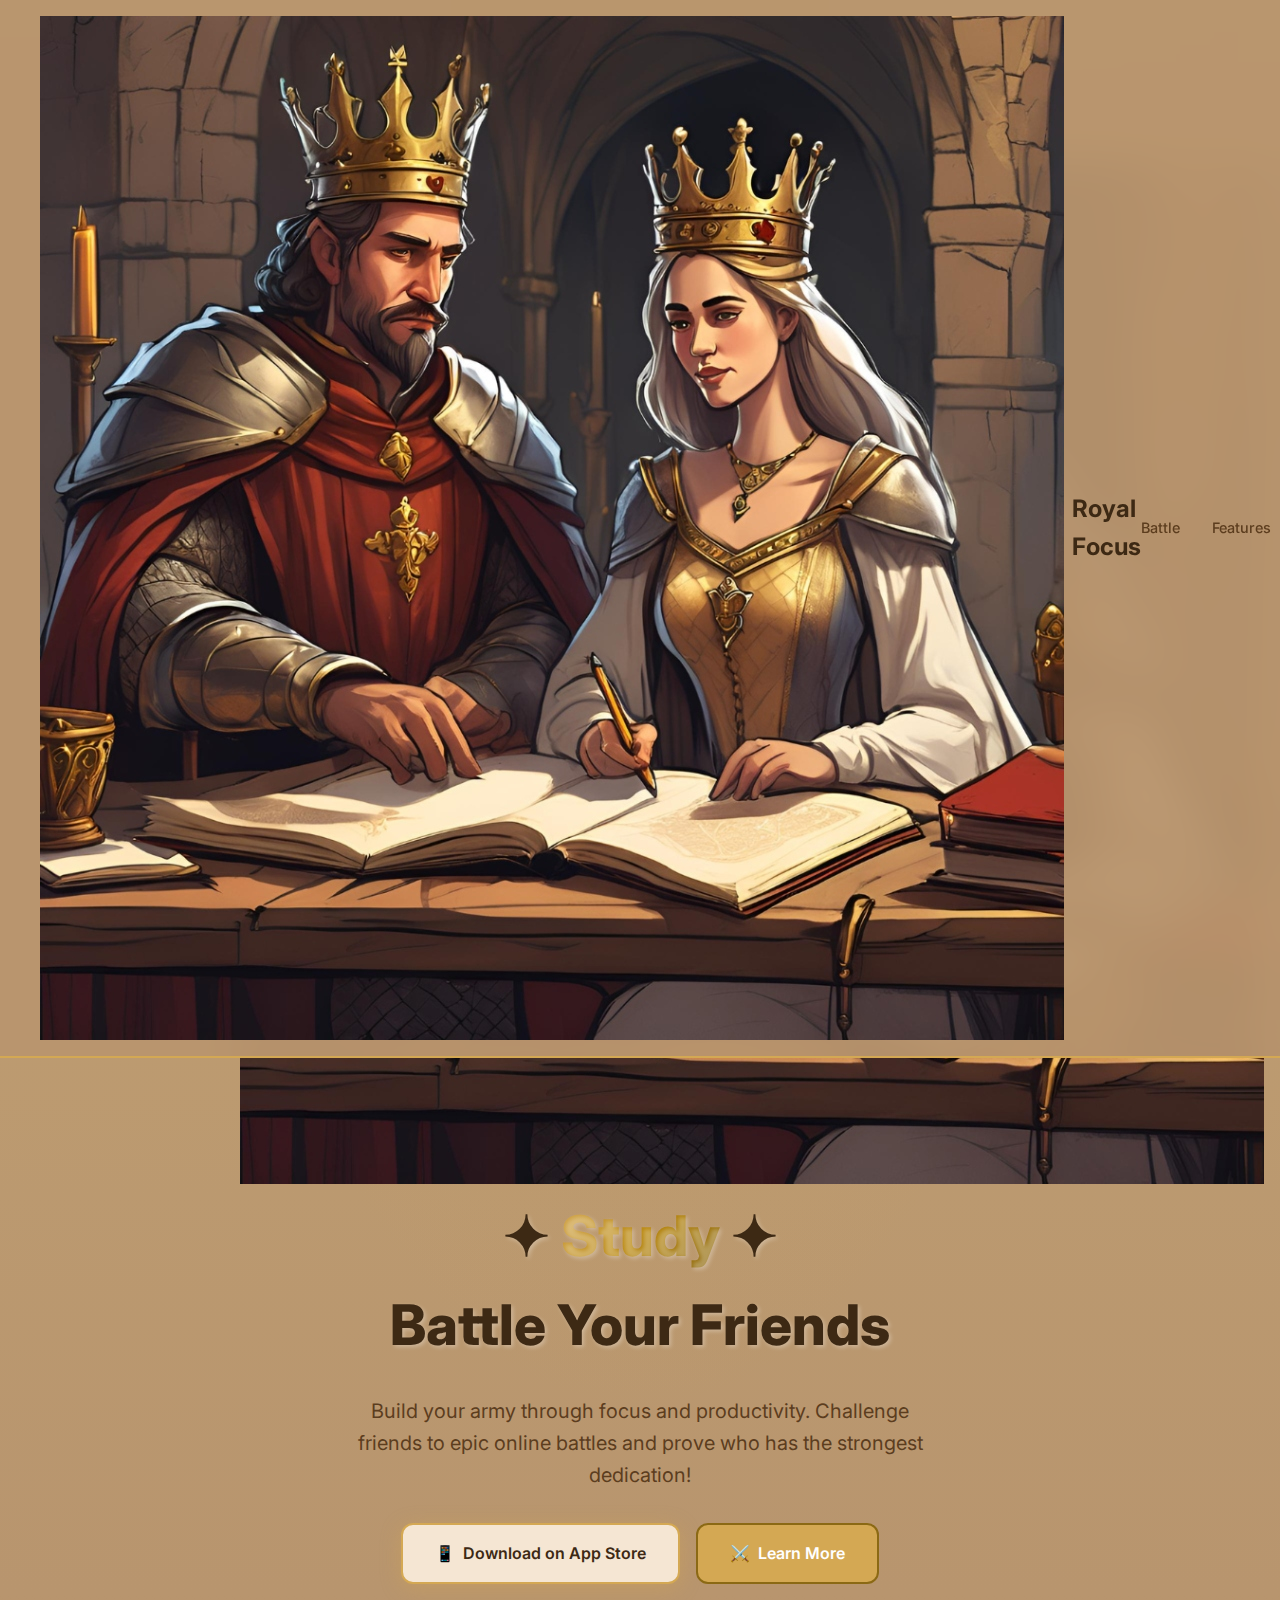
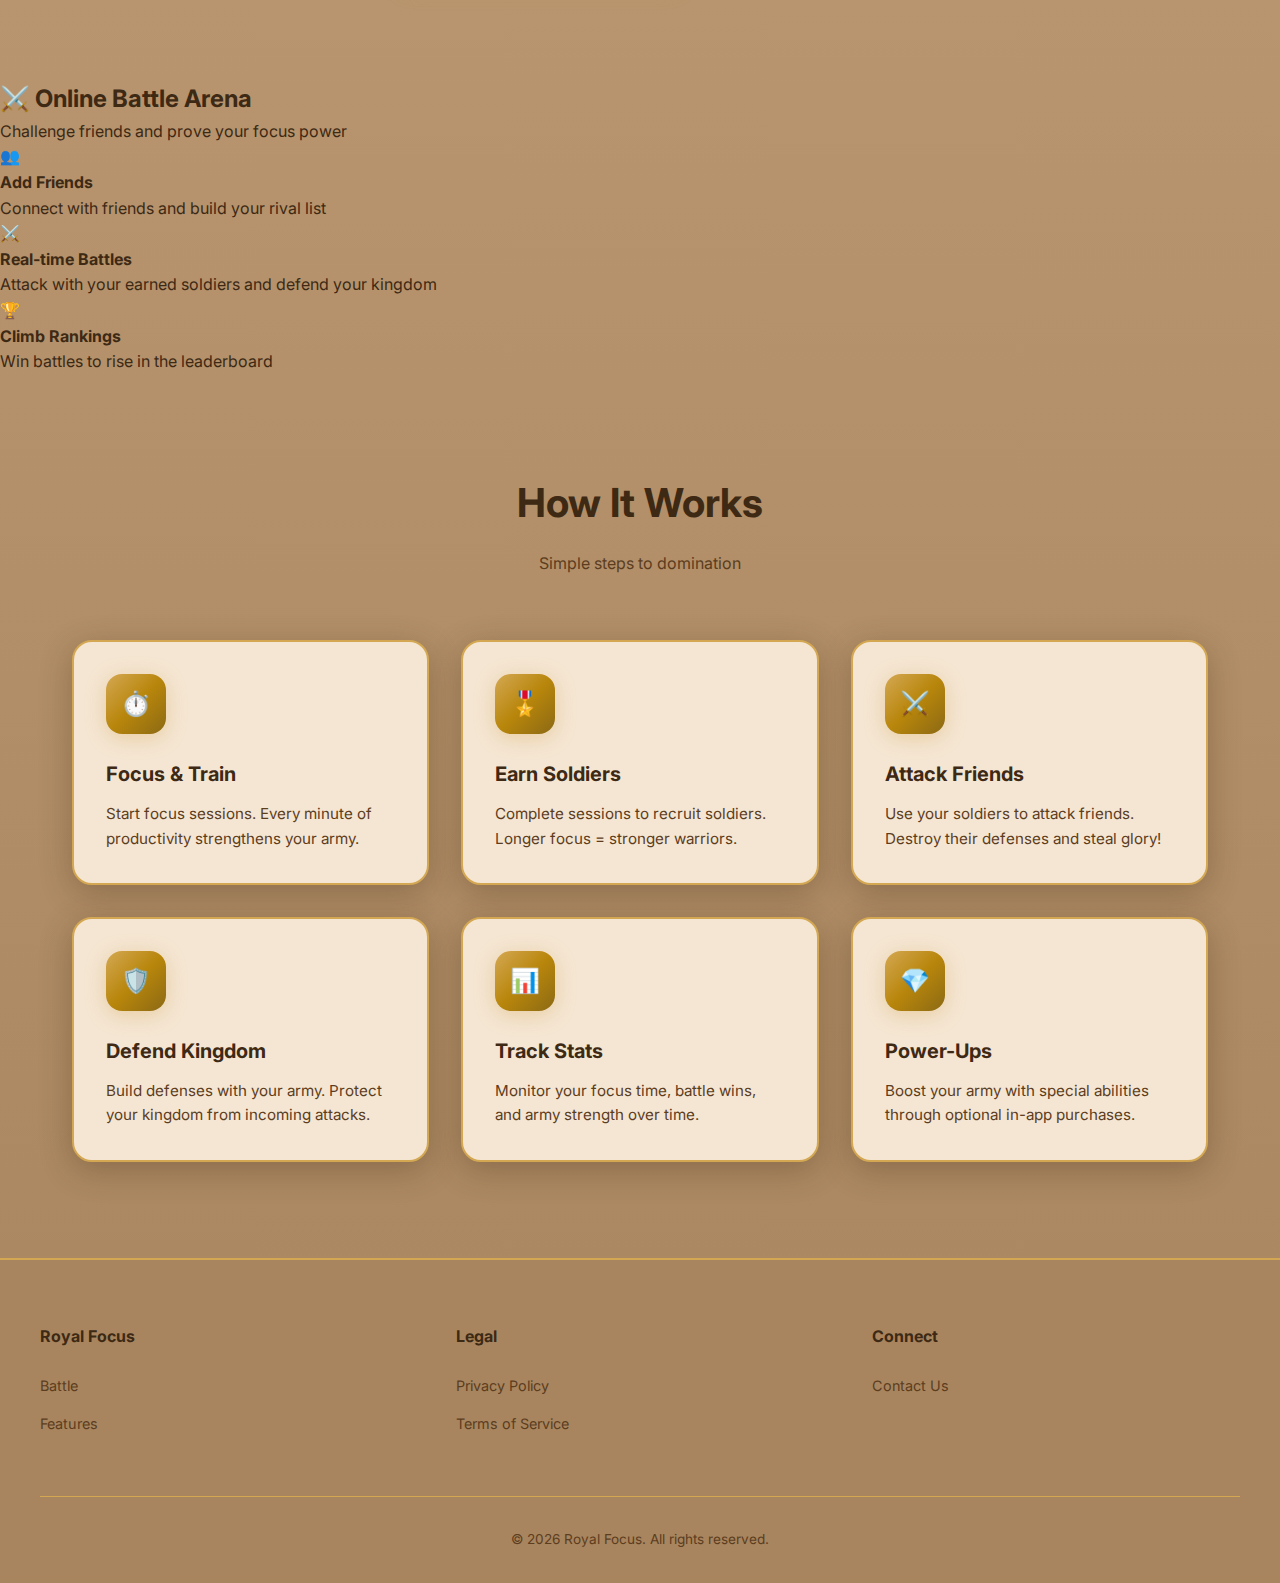
<file: index.html>
<!DOCTYPE html>
<html lang="en">

<head>
    <meta charset="UTF-8">
    <meta name="viewport" content="width=device-width, initial-scale=1.0">
    <title>Royal Focus - Study to Strengthen Your Army</title>
    <meta name="description"
        content="Royal Focus is a productivity app that turns your focus sessions into soldiers. Study, work, and battle your friends!">
    <link rel="icon" type="image/png" href="favicon.png">
    <link rel="apple-touch-icon" href="app_logo.png">
    <link rel="preconnect" href="https://fonts.googleapis.com">
    <link rel="preconnect" href="https://fonts.gstatic.com" crossorigin>
    <link href="https://fonts.googleapis.com/css2?family=Inter:wght@400;500;600;700;800&display=swap" rel="stylesheet">
    <link rel="stylesheet" href="styles.css">
</head>

<body>
    <!-- Navigation -->
    <nav class="nav">
        <div class="nav-content">
            <div class="logo">
                <img src="app_logo.png" alt="Royal Focus" class="logo-img">
                Royal Focus
            </div>
            <div class="nav-links">
                <a href="#battle">Battle</a>
                <a href="#features">Features</a>
                <div class="lang-switch">
                    <a href="index.html" class="active">EN</a>
                    <a href="index-tr.html">TR</a>
                </div>
            </div>
        </div>
    </nav>

    <!-- Hero Section -->
    <section class="hero">
        <div class="hero-content">
            <img src="app_logo.png" alt="Royal Focus" class="hero-logo">
            <h1>✦ <span class="highlight">Study</span> ✦<br>Battle Your Friends</h1>
            <p>Build your army through focus and productivity. Challenge friends to epic online battles and prove who
                has the strongest dedication!</p>
            <div class="cta-buttons">
                <a href="#" class="btn btn-primary">
                    <span>📱</span> Download on App Store
                </a>
                <a href="#battle" class="btn btn-secondary">
                    <span>⚔️</span> Learn More
                </a>
            </div>
        </div>
    </section>

    <!-- Battle Section -->
    <section class="battle-section" id="battle">
        <div class="battle-card">
            <h2>⚔️ Online Battle Arena</h2>
            <p class="subtitle">Challenge friends and prove your focus power</p>

            <div class="battle-features">
                <div class="battle-feature">
                    <div class="icon">👥</div>
                    <h4>Add Friends</h4>
                    <p>Connect with friends and build your rival list</p>
                </div>

                <div class="battle-feature">
                    <div class="icon">⚔️</div>
                    <h4>Real-time Battles</h4>
                    <p>Attack with your earned soldiers and defend your kingdom</p>
                </div>

                <div class="battle-feature">
                    <div class="icon">🏆</div>
                    <h4>Climb Rankings</h4>
                    <p>Win battles to rise in the leaderboard</p>
                </div>
            </div>
        </div>
    </section>

    <!-- Features Section -->
    <section class="features" id="features">
        <h2>How It Works</h2>
        <p class="subtitle">Simple steps to domination</p>

        <div class="features-grid">
            <div class="feature-card">
                <div class="feature-icon">⏱️</div>
                <h3>Focus & Train</h3>
                <p>Start focus sessions. Every minute of productivity strengthens your army.</p>
            </div>

            <div class="feature-card">
                <div class="feature-icon">🎖️</div>
                <h3>Earn Soldiers</h3>
                <p>Complete sessions to recruit soldiers. Longer focus = stronger warriors.</p>
            </div>

            <div class="feature-card">
                <div class="feature-icon">⚔️</div>
                <h3>Attack Friends</h3>
                <p>Use your soldiers to attack friends. Destroy their defenses and steal glory!</p>
            </div>

            <div class="feature-card">
                <div class="feature-icon">🛡️</div>
                <h3>Defend Kingdom</h3>
                <p>Build defenses with your army. Protect your kingdom from incoming attacks.</p>
            </div>

            <div class="feature-card">
                <div class="feature-icon">📊</div>
                <h3>Track Stats</h3>
                <p>Monitor your focus time, battle wins, and army strength over time.</p>
            </div>

            <div class="feature-card">
                <div class="feature-icon">💎</div>
                <h3>Power-Ups</h3>
                <p>Boost your army with special abilities through optional in-app purchases.</p>
            </div>
        </div>
    </section>

    <!-- Footer -->
    <footer class="footer">
        <div class="footer-content">
            <div class="footer-grid">
                <div class="footer-section">
                    <h4>Royal Focus</h4>
                    <ul>
                        <li><a href="#battle">Battle</a></li>
                        <li><a href="#features">Features</a></li>
                    </ul>
                </div>

                <div class="footer-section">
                    <h4>Legal</h4>
                    <ul>
                        <li><a href="privacy-policy-en.html">Privacy Policy</a></li>
                        <li><a href="terms-en.html">Terms of Service</a></li>
                    </ul>
                </div>

                <div class="footer-section">
                    <h4>Connect</h4>
                    <ul>
                        <li><a href="mailto:uygaryasar1999@gmail.com">Contact Us</a></li>
                    </ul>
                </div>
            </div>

            <div class="footer-bottom">
                <p>&copy; 2026 Royal Focus. All rights reserved.</p>
            </div>
        </div>
    </footer>
</body>

</html>
</file>
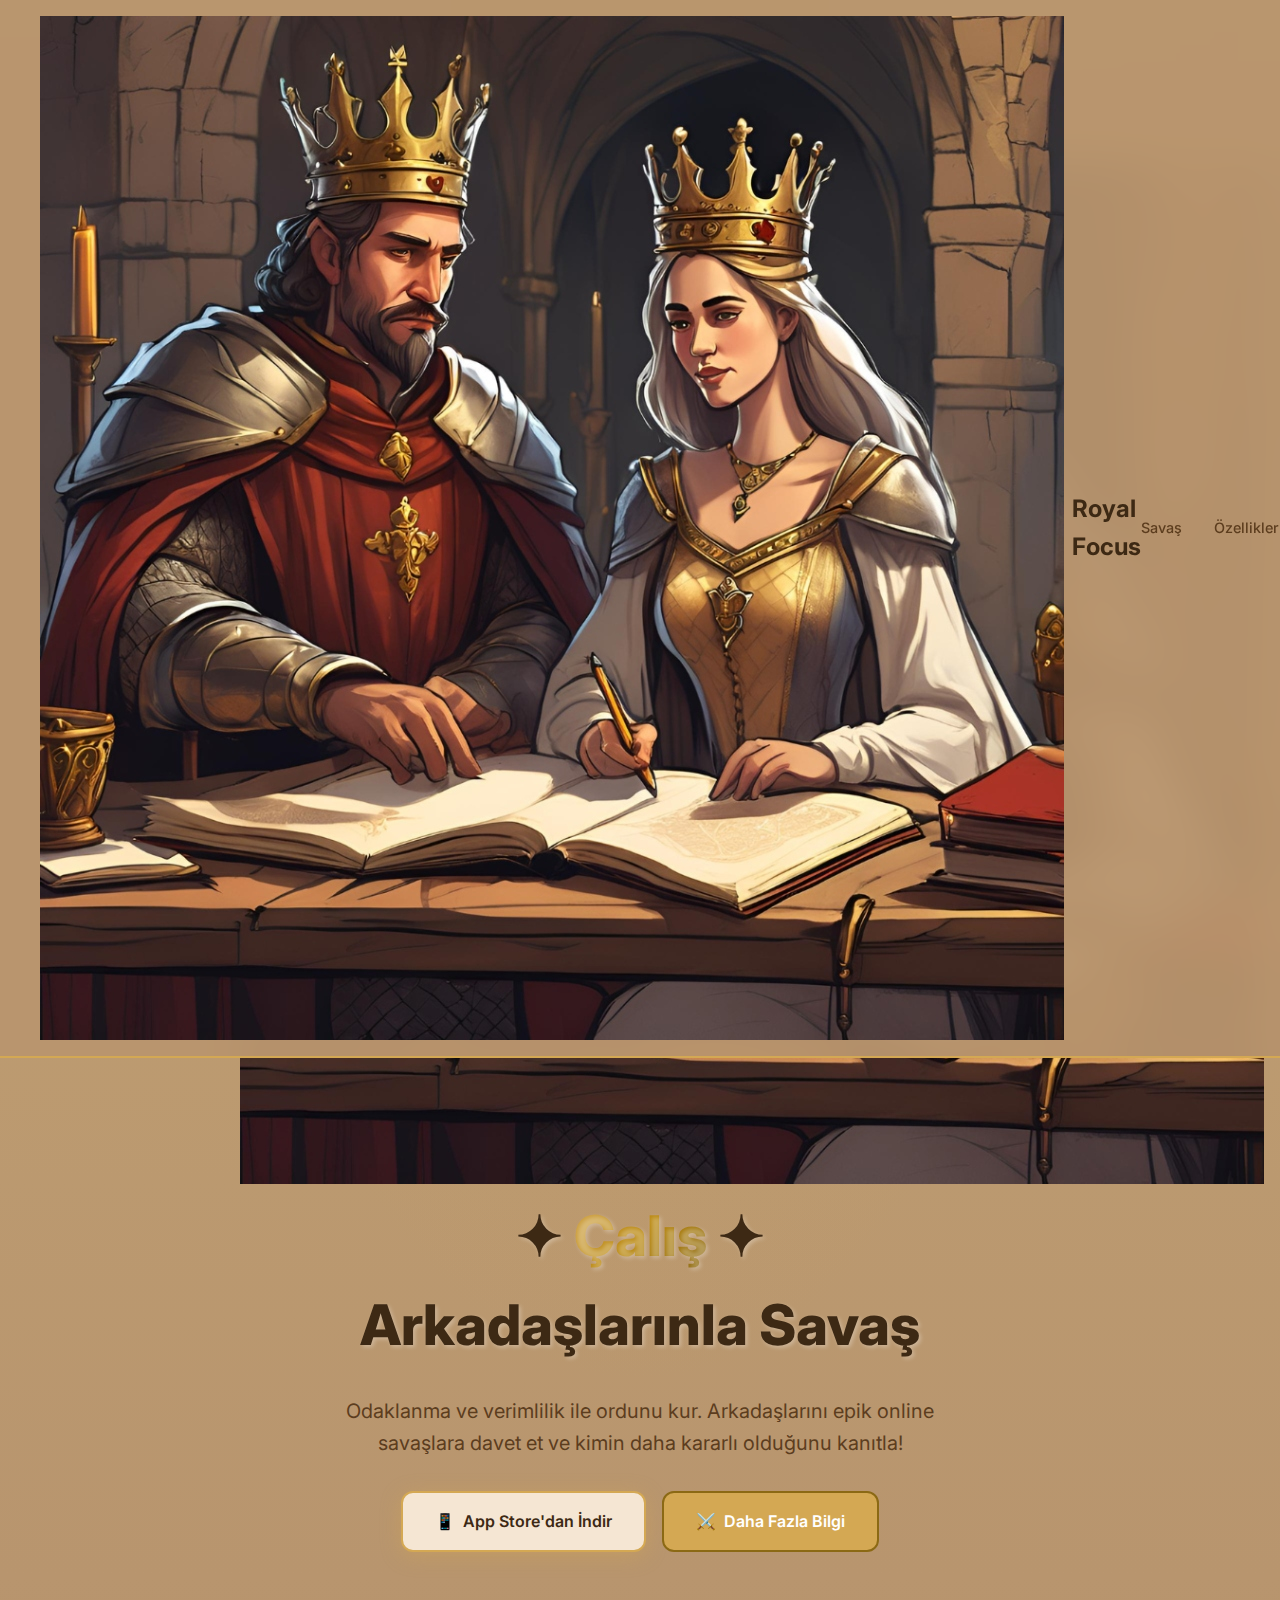
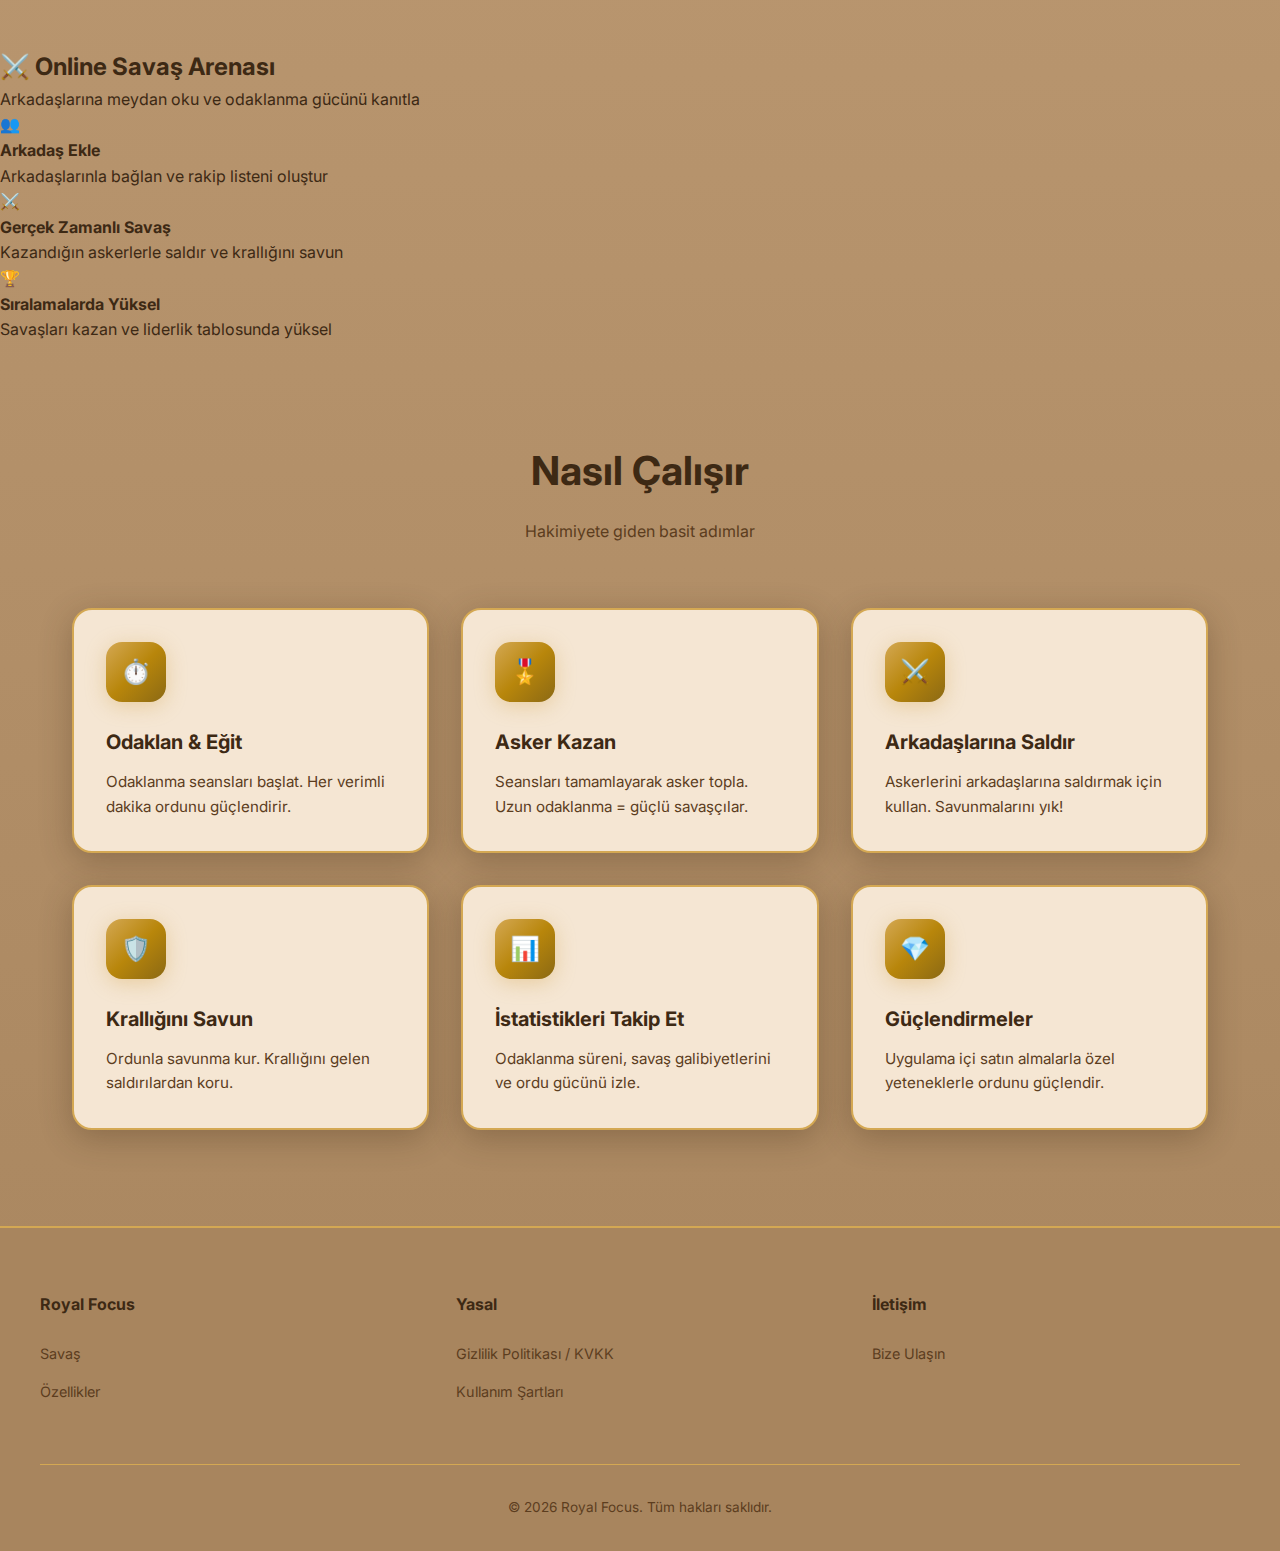
<file: index-tr.html>
<!DOCTYPE html>
<html lang="tr">

<head>
    <meta charset="UTF-8">
    <meta name="viewport" content="width=device-width, initial-scale=1.0">
    <title>Royal Focus - Ordunu Güçlendirmek İçin Çalış</title>
    <meta name="description"
        content="Royal Focus, odaklanma seanslarınızı askerlere dönüştüren bir verimlilik uygulamasıdır. Çalış, odaklan ve arkadaşlarınla savaş!">
    <link rel="icon" type="image/png" href="favicon.png">
    <link rel="apple-touch-icon" href="app_logo.png">
    <link rel="preconnect" href="https://fonts.googleapis.com">
    <link rel="preconnect" href="https://fonts.gstatic.com" crossorigin>
    <link href="https://fonts.googleapis.com/css2?family=Inter:wght@400;500;600;700;800&display=swap" rel="stylesheet">
    <link rel="stylesheet" href="styles.css">
</head>

<body>
    <!-- Navigation -->
    <nav class="nav">
        <div class="nav-content">
            <div class="logo">
                <img src="app_logo.png" alt="Royal Focus" class="logo-img">
                Royal Focus
            </div>
            <div class="nav-links">
                <a href="#battle">Savaş</a>
                <a href="#features">Özellikler</a>
                <div class="lang-switch">
                    <a href="index.html">EN</a>
                    <a href="index-tr.html" class="active">TR</a>
                </div>
            </div>
        </div>
    </nav>

    <!-- Hero Section -->
    <section class="hero">
        <div class="hero-content">
            <img src="app_logo.png" alt="Royal Focus" class="hero-logo">
            <h1>✦ <span class="highlight">Çalış</span> ✦<br>Arkadaşlarınla Savaş</h1>
            <p>Odaklanma ve verimlilik ile ordunu kur. Arkadaşlarını epik online savaşlara davet et ve kimin daha
                kararlı olduğunu kanıtla!</p>
            <div class="cta-buttons">
                <a href="#" class="btn btn-primary">
                    <span>📱</span> App Store'dan İndir
                </a>
                <a href="#battle" class="btn btn-secondary">
                    <span>⚔️</span> Daha Fazla Bilgi
                </a>
            </div>
        </div>
    </section>

    <!-- Battle Section -->
    <section class="battle-section" id="battle">
        <div class="battle-card">
            <h2>⚔️ Online Savaş Arenası</h2>
            <p class="subtitle">Arkadaşlarına meydan oku ve odaklanma gücünü kanıtla</p>

            <div class="battle-features">
                <div class="battle-feature">
                    <div class="icon">👥</div>
                    <h4>Arkadaş Ekle</h4>
                    <p>Arkadaşlarınla bağlan ve rakip listeni oluştur</p>
                </div>

                <div class="battle-feature">
                    <div class="icon">⚔️</div>
                    <h4>Gerçek Zamanlı Savaş</h4>
                    <p>Kazandığın askerlerle saldır ve krallığını savun</p>
                </div>

                <div class="battle-feature">
                    <div class="icon">🏆</div>
                    <h4>Sıralamalarda Yüksel</h4>
                    <p>Savaşları kazan ve liderlik tablosunda yüksel</p>
                </div>
            </div>
        </div>
    </section>

    <!-- Features Section -->
    <section class="features" id="features">
        <h2>Nasıl Çalışır</h2>
        <p class="subtitle">Hakimiyete giden basit adımlar</p>

        <div class="features-grid">
            <div class="feature-card">
                <div class="feature-icon">⏱️</div>
                <h3>Odaklan & Eğit</h3>
                <p>Odaklanma seansları başlat. Her verimli dakika ordunu güçlendirir.</p>
            </div>

            <div class="feature-card">
                <div class="feature-icon">🎖️</div>
                <h3>Asker Kazan</h3>
                <p>Seansları tamamlayarak asker topla. Uzun odaklanma = güçlü savaşçılar.</p>
            </div>

            <div class="feature-card">
                <div class="feature-icon">⚔️</div>
                <h3>Arkadaşlarına Saldır</h3>
                <p>Askerlerini arkadaşlarına saldırmak için kullan. Savunmalarını yık!</p>
            </div>

            <div class="feature-card">
                <div class="feature-icon">🛡️</div>
                <h3>Krallığını Savun</h3>
                <p>Ordunla savunma kur. Krallığını gelen saldırılardan koru.</p>
            </div>

            <div class="feature-card">
                <div class="feature-icon">📊</div>
                <h3>İstatistikleri Takip Et</h3>
                <p>Odaklanma süreni, savaş galibiyetlerini ve ordu gücünü izle.</p>
            </div>

            <div class="feature-card">
                <div class="feature-icon">💎</div>
                <h3>Güçlendirmeler</h3>
                <p>Uygulama içi satın almalarla özel yeteneklerle ordunu güçlendir.</p>
            </div>
        </div>
    </section>

    <!-- Footer -->
    <footer class="footer">
        <div class="footer-content">
            <div class="footer-grid">
                <div class="footer-section">
                    <h4>Royal Focus</h4>
                    <ul>
                        <li><a href="#battle">Savaş</a></li>
                        <li><a href="#features">Özellikler</a></li>
                    </ul>
                </div>

                <div class="footer-section">
                    <h4>Yasal</h4>
                    <ul>
                        <li><a href="privacy-policy-tr.html">Gizlilik Politikası / KVKK</a></li>
                        <li><a href="terms-tr.html">Kullanım Şartları</a></li>
                    </ul>
                </div>

                <div class="footer-section">
                    <h4>İletişim</h4>
                    <ul>
                        <li><a href="mailto:uygaryasar1999@gmail.com">Bize Ulaşın</a></li>
                    </ul>
                </div>
            </div>

            <div class="footer-bottom">
                <p>&copy; 2026 Royal Focus. Tüm hakları saklıdır.</p>
            </div>
        </div>
    </footer>
</body>

</html>
</file>
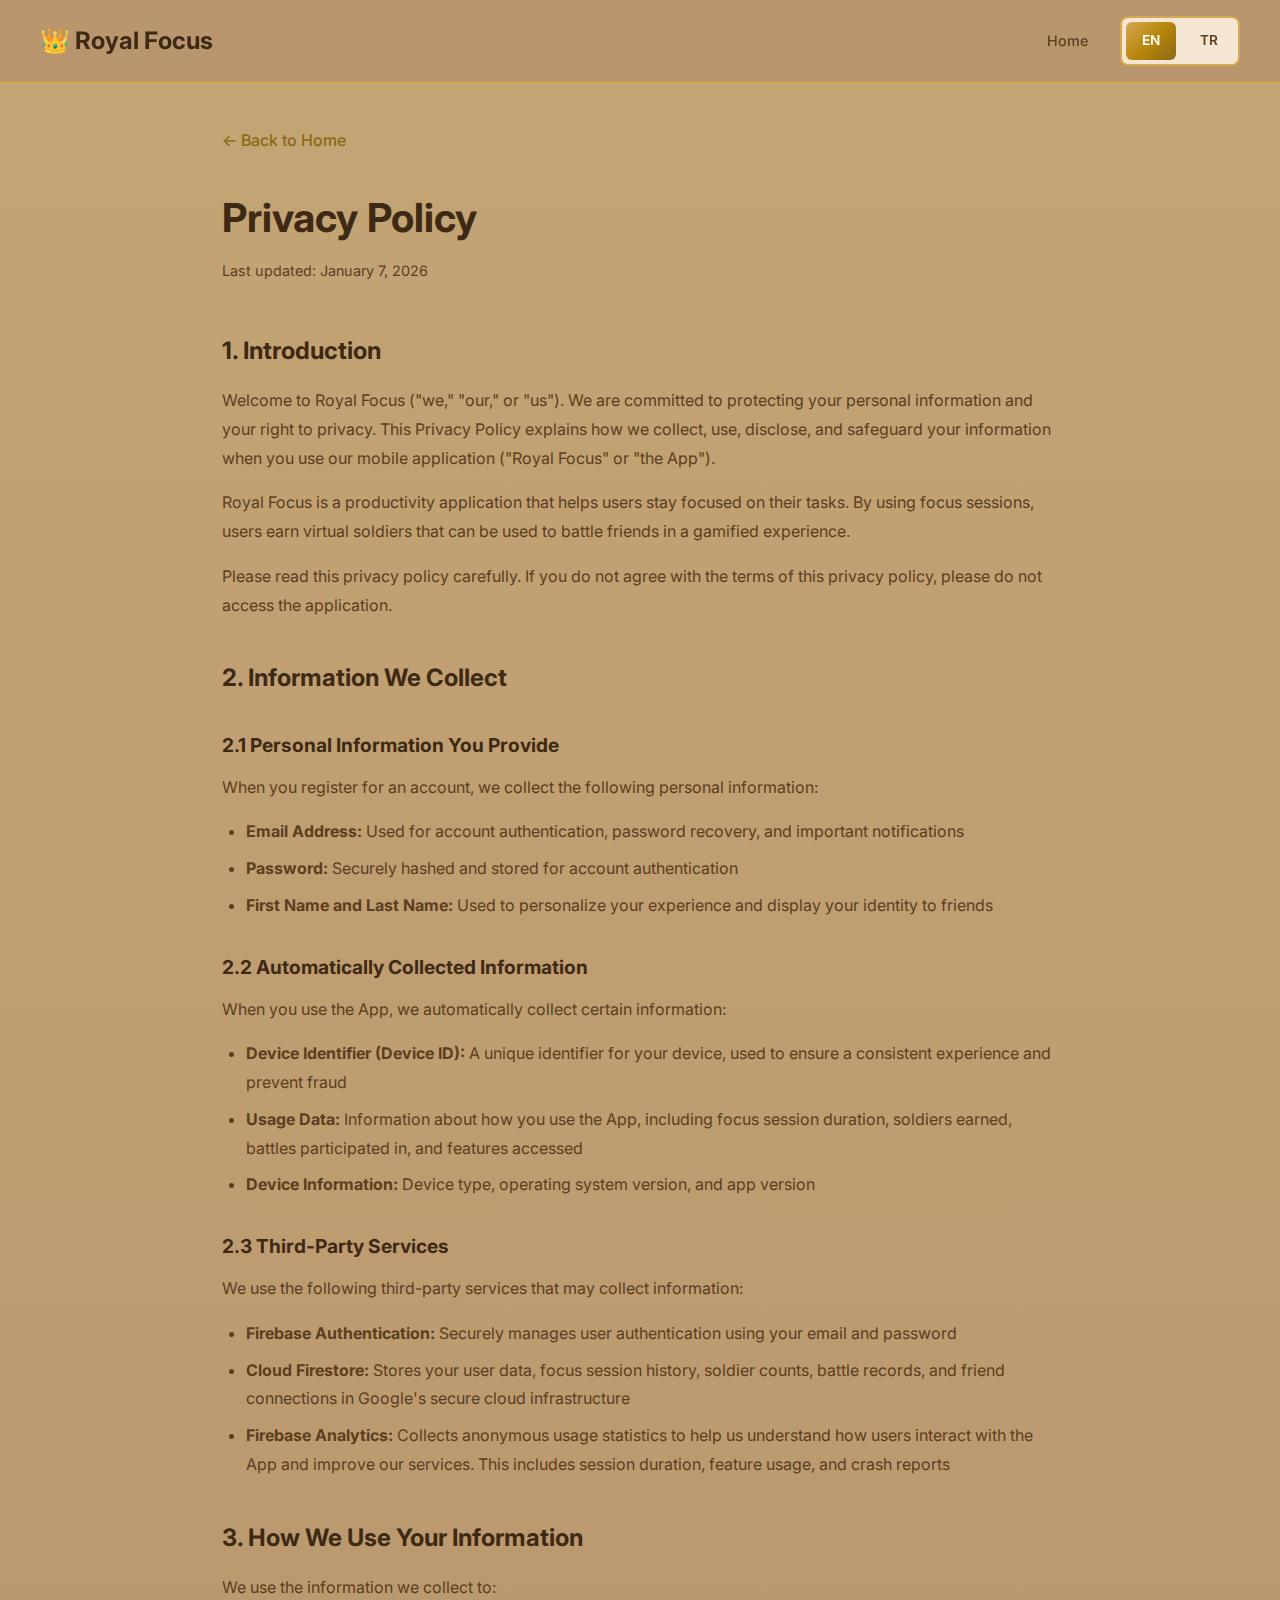
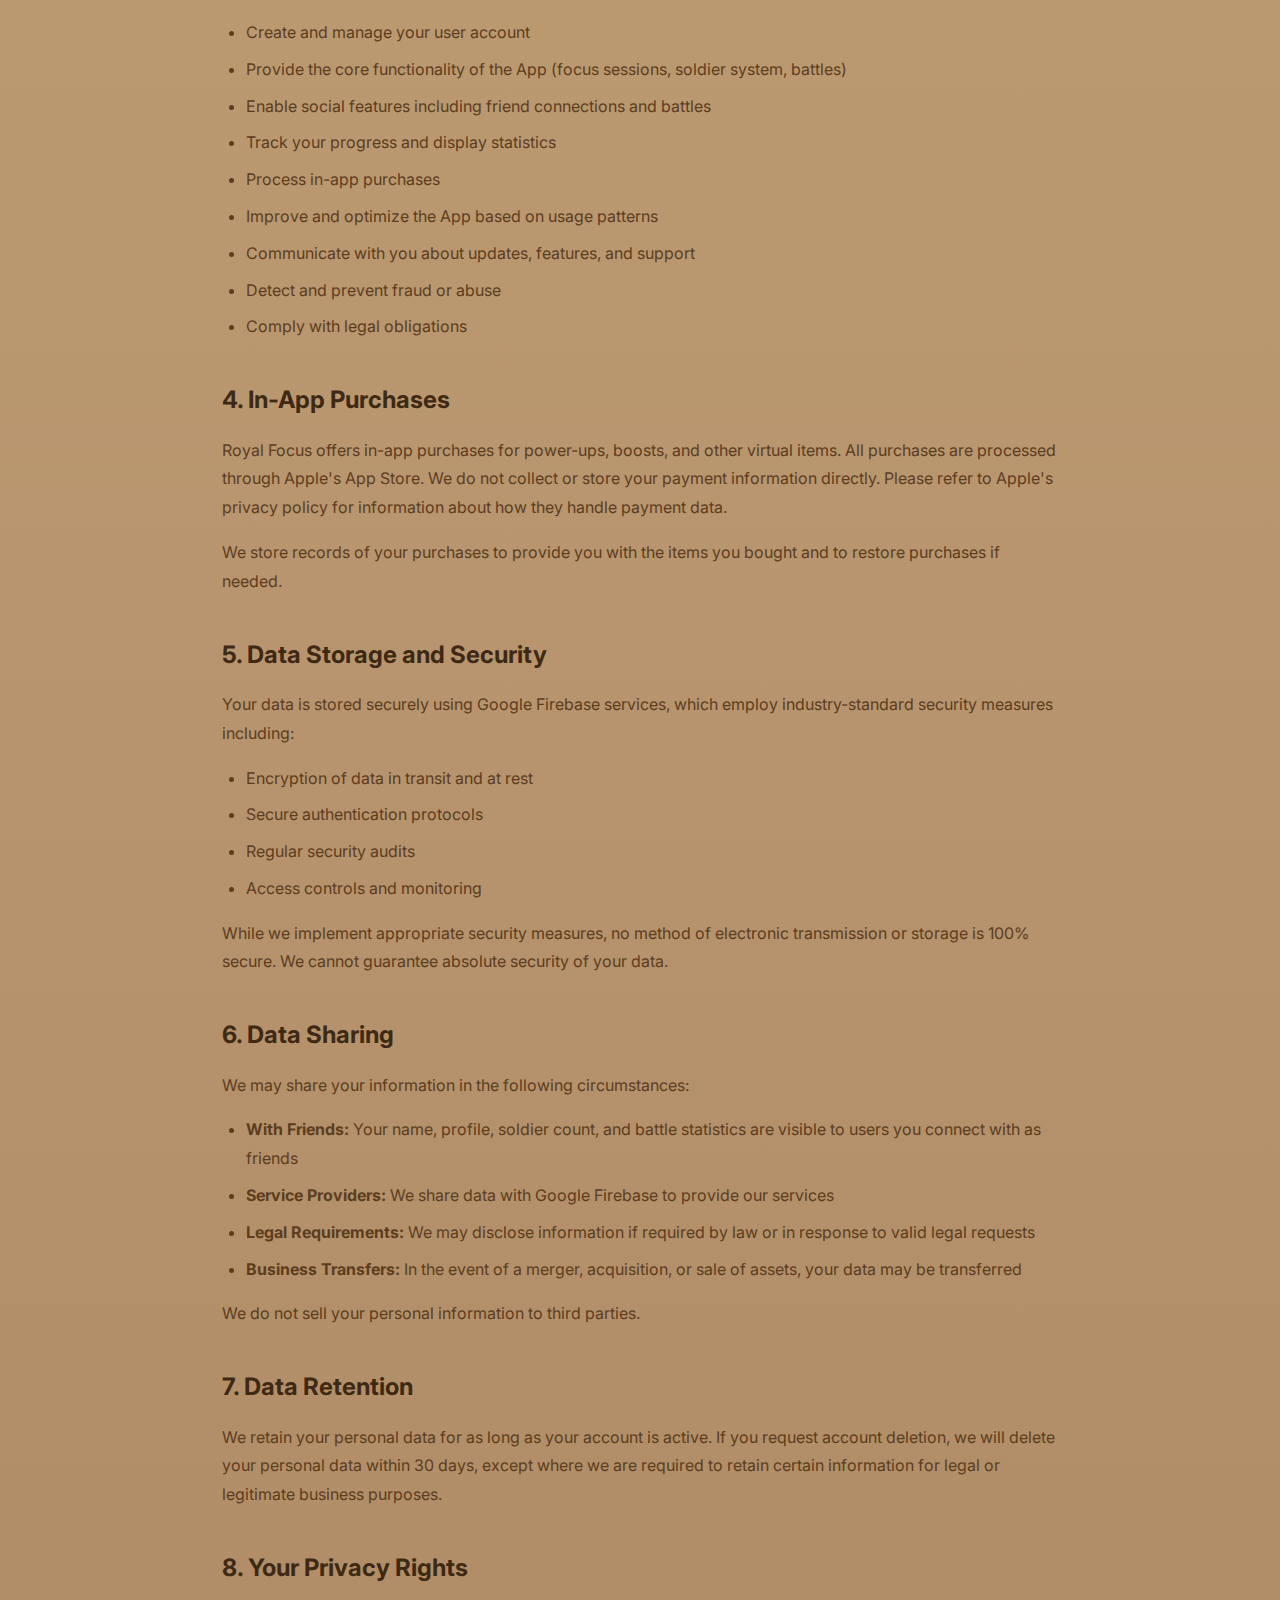
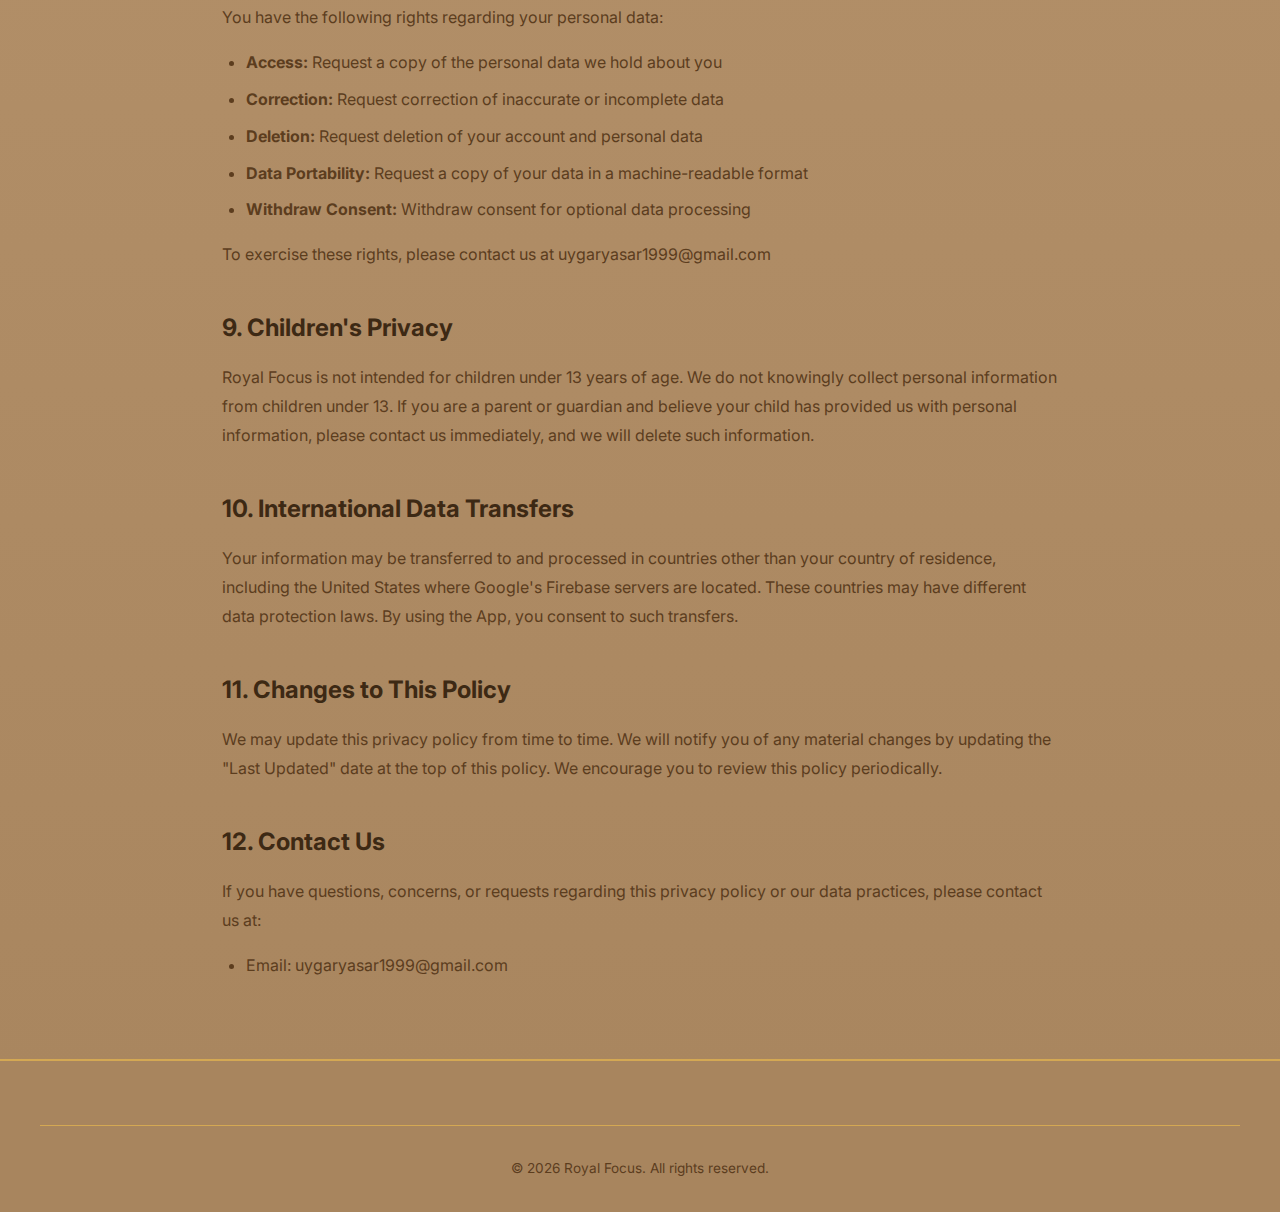
<file: privacy-policy-en.html>
<!DOCTYPE html>
<html lang="en">

<head>
    <meta charset="UTF-8">
    <meta name="viewport" content="width=device-width, initial-scale=1.0">
    <title>Privacy Policy - Royal Focus</title>
    <meta name="description"
        content="Privacy Policy for Royal Focus - Learn how we collect, use, and protect your personal information.">
    <link rel="preconnect" href="https://fonts.googleapis.com">
    <link rel="preconnect" href="https://fonts.gstatic.com" crossorigin>
    <link href="https://fonts.googleapis.com/css2?family=Inter:wght@400;500;600;700;800&display=swap" rel="stylesheet">
    <link rel="stylesheet" href="styles.css">
</head>

<body>
    <!-- Navigation -->
    <nav class="nav">
        <div class="nav-content">
            <div class="logo">👑 Royal Focus</div>
            <div class="nav-links">
                <a href="index.html">Home</a>
                <div class="lang-switch">
                    <a href="privacy-policy-en.html" class="active">EN</a>
                    <a href="privacy-policy-tr.html">TR</a>
                </div>
            </div>
        </div>
    </nav>

    <!-- Legal Content -->
    <main class="legal-page">
        <a href="index.html" class="back-link">← Back to Home</a>

        <h1>Privacy Policy</h1>
        <p class="last-updated">Last updated: January 7, 2026</p>

        <h2>1. Introduction</h2>
        <p>Welcome to Royal Focus ("we," "our," or "us"). We are committed to protecting your personal information and
            your right to privacy. This Privacy Policy explains how we collect, use, disclose, and safeguard your
            information when you use our mobile application ("Royal Focus" or "the App").</p>
        <p>Royal Focus is a productivity application that helps users stay focused on their tasks. By using focus
            sessions, users earn virtual soldiers that can be used to battle friends in a gamified experience.</p>
        <p>Please read this privacy policy carefully. If you do not agree with the terms of this privacy policy, please
            do not access the application.</p>

        <h2>2. Information We Collect</h2>

        <h3>2.1 Personal Information You Provide</h3>
        <p>When you register for an account, we collect the following personal information:</p>
        <ul>
            <li><strong>Email Address:</strong> Used for account authentication, password recovery, and important
                notifications</li>
            <li><strong>Password:</strong> Securely hashed and stored for account authentication</li>
            <li><strong>First Name and Last Name:</strong> Used to personalize your experience and display your identity
                to friends</li>
        </ul>

        <h3>2.2 Automatically Collected Information</h3>
        <p>When you use the App, we automatically collect certain information:</p>
        <ul>
            <li><strong>Device Identifier (Device ID):</strong> A unique identifier for your device, used to ensure a
                consistent experience and prevent fraud</li>
            <li><strong>Usage Data:</strong> Information about how you use the App, including focus session duration,
                soldiers earned, battles participated in, and features accessed</li>
            <li><strong>Device Information:</strong> Device type, operating system version, and app version</li>
        </ul>

        <h3>2.3 Third-Party Services</h3>
        <p>We use the following third-party services that may collect information:</p>
        <ul>
            <li><strong>Firebase Authentication:</strong> Securely manages user authentication using your email and
                password</li>
            <li><strong>Cloud Firestore:</strong> Stores your user data, focus session history, soldier counts, battle
                records, and friend connections in Google's secure cloud infrastructure</li>
            <li><strong>Firebase Analytics:</strong> Collects anonymous usage statistics to help us understand how users
                interact with the App and improve our services. This includes session duration, feature usage, and crash
                reports</li>
        </ul>

        <h2>3. How We Use Your Information</h2>
        <p>We use the information we collect to:</p>
        <ul>
            <li>Create and manage your user account</li>
            <li>Provide the core functionality of the App (focus sessions, soldier system, battles)</li>
            <li>Enable social features including friend connections and battles</li>
            <li>Track your progress and display statistics</li>
            <li>Process in-app purchases</li>
            <li>Improve and optimize the App based on usage patterns</li>
            <li>Communicate with you about updates, features, and support</li>
            <li>Detect and prevent fraud or abuse</li>
            <li>Comply with legal obligations</li>
        </ul>

        <h2>4. In-App Purchases</h2>
        <p>Royal Focus offers in-app purchases for power-ups, boosts, and other virtual items. All purchases are
            processed through Apple's App Store. We do not collect or store your payment information directly. Please
            refer to Apple's privacy policy for information about how they handle payment data.</p>
        <p>We store records of your purchases to provide you with the items you bought and to restore purchases if
            needed.</p>

        <h2>5. Data Storage and Security</h2>
        <p>Your data is stored securely using Google Firebase services, which employ industry-standard security measures
            including:</p>
        <ul>
            <li>Encryption of data in transit and at rest</li>
            <li>Secure authentication protocols</li>
            <li>Regular security audits</li>
            <li>Access controls and monitoring</li>
        </ul>
        <p>While we implement appropriate security measures, no method of electronic transmission or storage is 100%
            secure. We cannot guarantee absolute security of your data.</p>

        <h2>6. Data Sharing</h2>
        <p>We may share your information in the following circumstances:</p>
        <ul>
            <li><strong>With Friends:</strong> Your name, profile, soldier count, and battle statistics are visible to
                users you connect with as friends</li>
            <li><strong>Service Providers:</strong> We share data with Google Firebase to provide our services</li>
            <li><strong>Legal Requirements:</strong> We may disclose information if required by law or in response to
                valid legal requests</li>
            <li><strong>Business Transfers:</strong> In the event of a merger, acquisition, or sale of assets, your data
                may be transferred</li>
        </ul>
        <p>We do not sell your personal information to third parties.</p>

        <h2>7. Data Retention</h2>
        <p>We retain your personal data for as long as your account is active. If you request account deletion, we will
            delete your personal data within 30 days, except where we are required to retain certain information for
            legal or legitimate business purposes.</p>

        <h2>8. Your Privacy Rights</h2>
        <p>You have the following rights regarding your personal data:</p>
        <ul>
            <li><strong>Access:</strong> Request a copy of the personal data we hold about you</li>
            <li><strong>Correction:</strong> Request correction of inaccurate or incomplete data</li>
            <li><strong>Deletion:</strong> Request deletion of your account and personal data</li>
            <li><strong>Data Portability:</strong> Request a copy of your data in a machine-readable format</li>
            <li><strong>Withdraw Consent:</strong> Withdraw consent for optional data processing</li>
        </ul>
        <p>To exercise these rights, please contact us at uygaryasar1999@gmail.com</p>

        <h2>9. Children's Privacy</h2>
        <p>Royal Focus is not intended for children under 13 years of age. We do not knowingly collect personal
            information from children under 13. If you are a parent or guardian and believe your child has provided us
            with personal information, please contact us immediately, and we will delete such information.</p>

        <h2>10. International Data Transfers</h2>
        <p>Your information may be transferred to and processed in countries other than your country of residence,
            including the United States where Google's Firebase servers are located. These countries may have different
            data protection laws. By using the App, you consent to such transfers.</p>

        <h2>11. Changes to This Policy</h2>
        <p>We may update this privacy policy from time to time. We will notify you of any material changes by updating
            the "Last Updated" date at the top of this policy. We encourage you to review this policy periodically.</p>

        <h2>12. Contact Us</h2>
        <p>If you have questions, concerns, or requests regarding this privacy policy or our data practices, please
            contact us at:</p>
        <ul>
            <li>Email: uygaryasar1999@gmail.com</li>
        </ul>
    </main>

    <!-- Footer -->
    <footer class="footer">
        <div class="footer-content">
            <div class="footer-bottom">
                <p>&copy; 2026 Royal Focus. All rights reserved.</p>
            </div>
        </div>
    </footer>
</body>

</html>
</file>
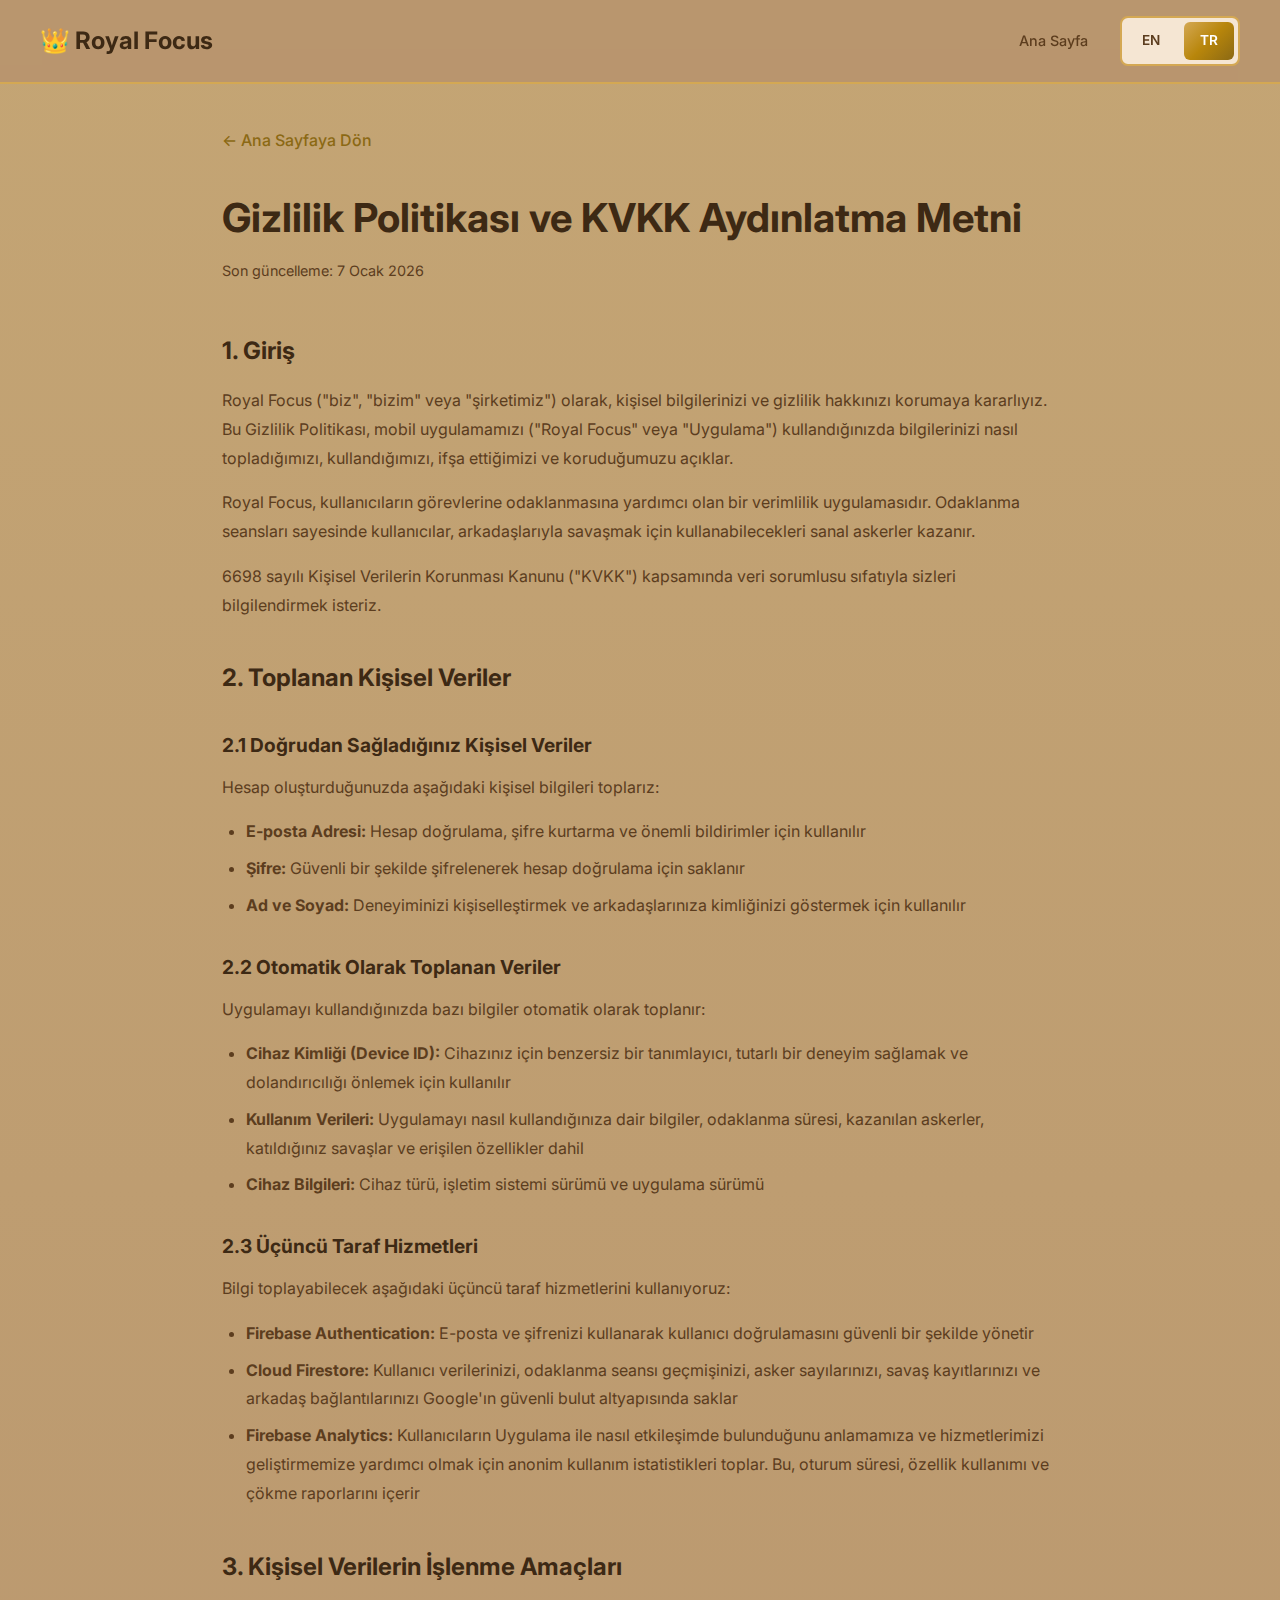
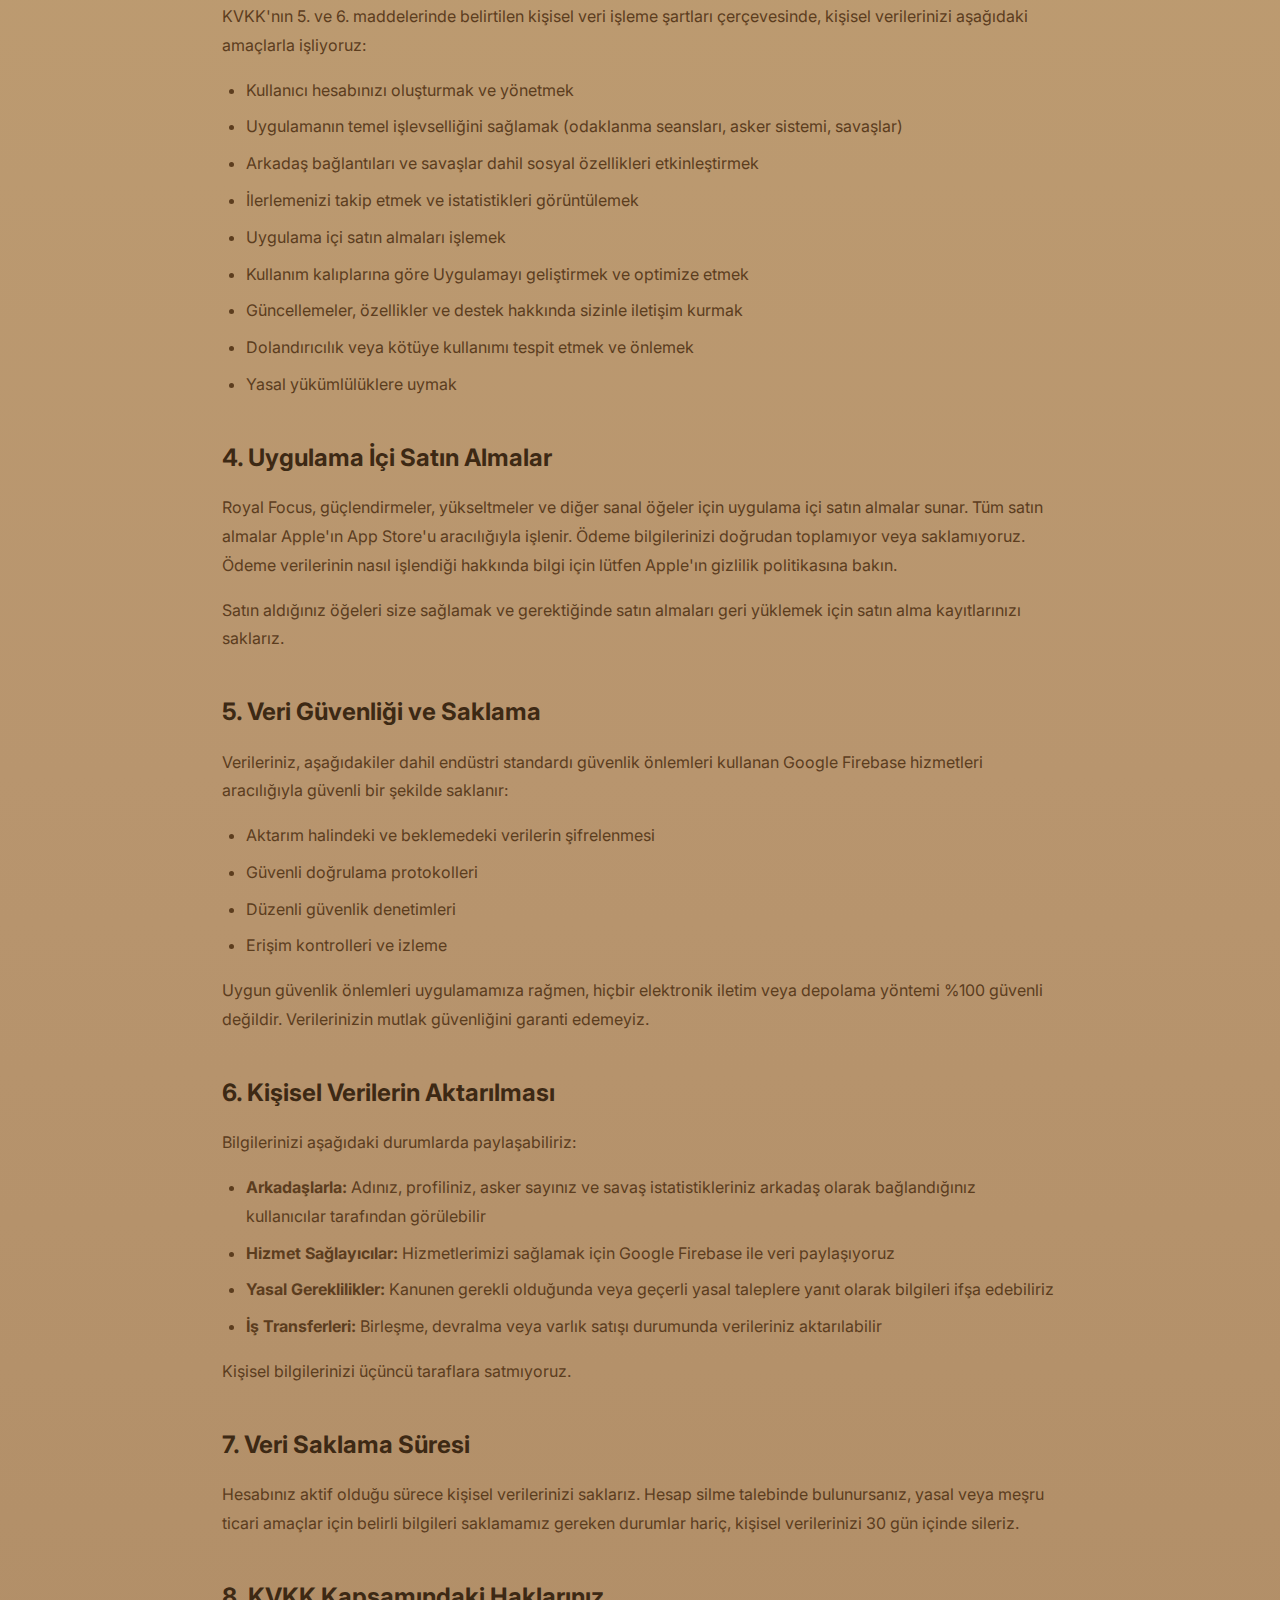
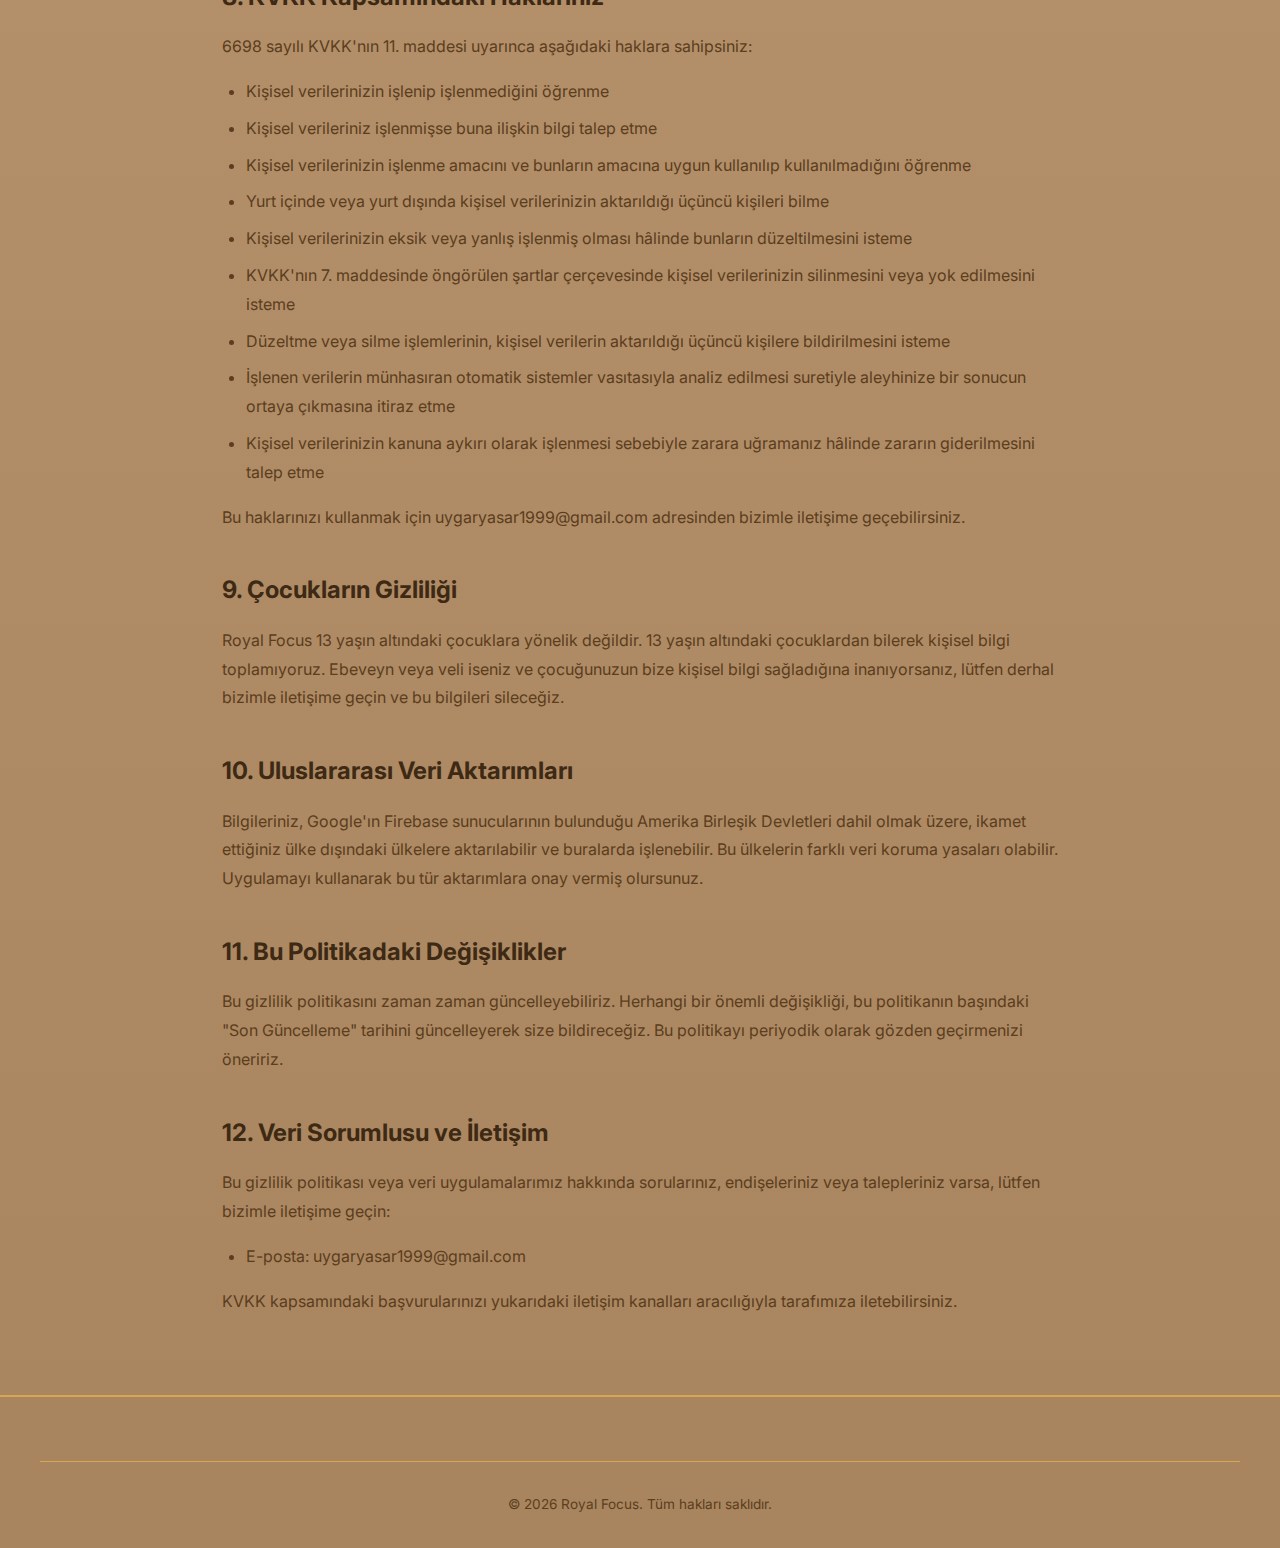
<file: privacy-policy-tr.html>
<!DOCTYPE html>
<html lang="tr">

<head>
    <meta charset="UTF-8">
    <meta name="viewport" content="width=device-width, initial-scale=1.0">
    <title>Gizlilik Politikası / KVKK - Royal Focus</title>
    <meta name="description"
        content="Royal Focus Gizlilik Politikası ve KVKK Aydınlatma Metni - Kişisel verilerinizin nasıl toplandığını, kullanıldığını ve korunduğunu öğrenin.">
    <link rel="preconnect" href="https://fonts.googleapis.com">
    <link rel="preconnect" href="https://fonts.gstatic.com" crossorigin>
    <link href="https://fonts.googleapis.com/css2?family=Inter:wght@400;500;600;700;800&display=swap" rel="stylesheet">
    <link rel="stylesheet" href="styles.css">
</head>

<body>
    <!-- Navigation -->
    <nav class="nav">
        <div class="nav-content">
            <div class="logo">👑 Royal Focus</div>
            <div class="nav-links">
                <a href="index-tr.html">Ana Sayfa</a>
                <div class="lang-switch">
                    <a href="privacy-policy-en.html">EN</a>
                    <a href="privacy-policy-tr.html" class="active">TR</a>
                </div>
            </div>
        </div>
    </nav>

    <!-- Legal Content -->
    <main class="legal-page">
        <a href="index-tr.html" class="back-link">← Ana Sayfaya Dön</a>

        <h1>Gizlilik Politikası ve KVKK Aydınlatma Metni</h1>
        <p class="last-updated">Son güncelleme: 7 Ocak 2026</p>

        <h2>1. Giriş</h2>
        <p>Royal Focus ("biz", "bizim" veya "şirketimiz") olarak, kişisel bilgilerinizi ve gizlilik hakkınızı korumaya
            kararlıyız. Bu Gizlilik Politikası, mobil uygulamamızı ("Royal Focus" veya "Uygulama") kullandığınızda
            bilgilerinizi nasıl topladığımızı, kullandığımızı, ifşa ettiğimizi ve koruduğumuzu açıklar.</p>
        <p>Royal Focus, kullanıcıların görevlerine odaklanmasına yardımcı olan bir verimlilik uygulamasıdır. Odaklanma
            seansları sayesinde kullanıcılar, arkadaşlarıyla savaşmak için kullanabilecekleri sanal askerler kazanır.
        </p>
        <p>6698 sayılı Kişisel Verilerin Korunması Kanunu ("KVKK") kapsamında veri sorumlusu sıfatıyla sizleri
            bilgilendirmek isteriz.</p>

        <h2>2. Toplanan Kişisel Veriler</h2>

        <h3>2.1 Doğrudan Sağladığınız Kişisel Veriler</h3>
        <p>Hesap oluşturduğunuzda aşağıdaki kişisel bilgileri toplarız:</p>
        <ul>
            <li><strong>E-posta Adresi:</strong> Hesap doğrulama, şifre kurtarma ve önemli bildirimler için kullanılır
            </li>
            <li><strong>Şifre:</strong> Güvenli bir şekilde şifrelenerek hesap doğrulama için saklanır</li>
            <li><strong>Ad ve Soyad:</strong> Deneyiminizi kişiselleştirmek ve arkadaşlarınıza kimliğinizi göstermek
                için kullanılır</li>
        </ul>

        <h3>2.2 Otomatik Olarak Toplanan Veriler</h3>
        <p>Uygulamayı kullandığınızda bazı bilgiler otomatik olarak toplanır:</p>
        <ul>
            <li><strong>Cihaz Kimliği (Device ID):</strong> Cihazınız için benzersiz bir tanımlayıcı, tutarlı bir
                deneyim sağlamak ve dolandırıcılığı önlemek için kullanılır</li>
            <li><strong>Kullanım Verileri:</strong> Uygulamayı nasıl kullandığınıza dair bilgiler, odaklanma süresi,
                kazanılan askerler, katıldığınız savaşlar ve erişilen özellikler dahil</li>
            <li><strong>Cihaz Bilgileri:</strong> Cihaz türü, işletim sistemi sürümü ve uygulama sürümü</li>
        </ul>

        <h3>2.3 Üçüncü Taraf Hizmetleri</h3>
        <p>Bilgi toplayabilecek aşağıdaki üçüncü taraf hizmetlerini kullanıyoruz:</p>
        <ul>
            <li><strong>Firebase Authentication:</strong> E-posta ve şifrenizi kullanarak kullanıcı doğrulamasını
                güvenli bir şekilde yönetir</li>
            <li><strong>Cloud Firestore:</strong> Kullanıcı verilerinizi, odaklanma seansı geçmişinizi, asker
                sayılarınızı, savaş kayıtlarınızı ve arkadaş bağlantılarınızı Google'ın güvenli bulut altyapısında
                saklar</li>
            <li><strong>Firebase Analytics:</strong> Kullanıcıların Uygulama ile nasıl etkileşimde bulunduğunu
                anlamamıza ve hizmetlerimizi geliştirmemize yardımcı olmak için anonim kullanım istatistikleri toplar.
                Bu, oturum süresi, özellik kullanımı ve çökme raporlarını içerir</li>
        </ul>

        <h2>3. Kişisel Verilerin İşlenme Amaçları</h2>
        <p>KVKK'nın 5. ve 6. maddelerinde belirtilen kişisel veri işleme şartları çerçevesinde, kişisel verilerinizi
            aşağıdaki amaçlarla işliyoruz:</p>
        <ul>
            <li>Kullanıcı hesabınızı oluşturmak ve yönetmek</li>
            <li>Uygulamanın temel işlevselliğini sağlamak (odaklanma seansları, asker sistemi, savaşlar)</li>
            <li>Arkadaş bağlantıları ve savaşlar dahil sosyal özellikleri etkinleştirmek</li>
            <li>İlerlemenizi takip etmek ve istatistikleri görüntülemek</li>
            <li>Uygulama içi satın almaları işlemek</li>
            <li>Kullanım kalıplarına göre Uygulamayı geliştirmek ve optimize etmek</li>
            <li>Güncellemeler, özellikler ve destek hakkında sizinle iletişim kurmak</li>
            <li>Dolandırıcılık veya kötüye kullanımı tespit etmek ve önlemek</li>
            <li>Yasal yükümlülüklere uymak</li>
        </ul>

        <h2>4. Uygulama İçi Satın Almalar</h2>
        <p>Royal Focus, güçlendirmeler, yükseltmeler ve diğer sanal öğeler için uygulama içi satın almalar sunar. Tüm
            satın almalar Apple'ın App Store'u aracılığıyla işlenir. Ödeme bilgilerinizi doğrudan toplamıyor veya
            saklamıyoruz. Ödeme verilerinin nasıl işlendiği hakkında bilgi için lütfen Apple'ın gizlilik politikasına
            bakın.</p>
        <p>Satın aldığınız öğeleri size sağlamak ve gerektiğinde satın almaları geri yüklemek için satın alma
            kayıtlarınızı saklarız.</p>

        <h2>5. Veri Güvenliği ve Saklama</h2>
        <p>Verileriniz, aşağıdakiler dahil endüstri standardı güvenlik önlemleri kullanan Google Firebase hizmetleri
            aracılığıyla güvenli bir şekilde saklanır:</p>
        <ul>
            <li>Aktarım halindeki ve beklemedeki verilerin şifrelenmesi</li>
            <li>Güvenli doğrulama protokolleri</li>
            <li>Düzenli güvenlik denetimleri</li>
            <li>Erişim kontrolleri ve izleme</li>
        </ul>
        <p>Uygun güvenlik önlemleri uygulamamıza rağmen, hiçbir elektronik iletim veya depolama yöntemi %100 güvenli
            değildir. Verilerinizin mutlak güvenliğini garanti edemeyiz.</p>

        <h2>6. Kişisel Verilerin Aktarılması</h2>
        <p>Bilgilerinizi aşağıdaki durumlarda paylaşabiliriz:</p>
        <ul>
            <li><strong>Arkadaşlarla:</strong> Adınız, profiliniz, asker sayınız ve savaş istatistikleriniz arkadaş
                olarak bağlandığınız kullanıcılar tarafından görülebilir</li>
            <li><strong>Hizmet Sağlayıcılar:</strong> Hizmetlerimizi sağlamak için Google Firebase ile veri paylaşıyoruz
            </li>
            <li><strong>Yasal Gereklilikler:</strong> Kanunen gerekli olduğunda veya geçerli yasal taleplere yanıt
                olarak bilgileri ifşa edebiliriz</li>
            <li><strong>İş Transferleri:</strong> Birleşme, devralma veya varlık satışı durumunda verileriniz
                aktarılabilir</li>
        </ul>
        <p>Kişisel bilgilerinizi üçüncü taraflara satmıyoruz.</p>

        <h2>7. Veri Saklama Süresi</h2>
        <p>Hesabınız aktif olduğu sürece kişisel verilerinizi saklarız. Hesap silme talebinde bulunursanız, yasal veya
            meşru ticari amaçlar için belirli bilgileri saklamamız gereken durumlar hariç, kişisel verilerinizi 30 gün
            içinde sileriz.</p>

        <h2>8. KVKK Kapsamındaki Haklarınız</h2>
        <p>6698 sayılı KVKK'nın 11. maddesi uyarınca aşağıdaki haklara sahipsiniz:</p>
        <ul>
            <li>Kişisel verilerinizin işlenip işlenmediğini öğrenme</li>
            <li>Kişisel verileriniz işlenmişse buna ilişkin bilgi talep etme</li>
            <li>Kişisel verilerinizin işlenme amacını ve bunların amacına uygun kullanılıp kullanılmadığını öğrenme</li>
            <li>Yurt içinde veya yurt dışında kişisel verilerinizin aktarıldığı üçüncü kişileri bilme</li>
            <li>Kişisel verilerinizin eksik veya yanlış işlenmiş olması hâlinde bunların düzeltilmesini isteme</li>
            <li>KVKK'nın 7. maddesinde öngörülen şartlar çerçevesinde kişisel verilerinizin silinmesini veya yok
                edilmesini isteme</li>
            <li>Düzeltme veya silme işlemlerinin, kişisel verilerin aktarıldığı üçüncü kişilere bildirilmesini isteme
            </li>
            <li>İşlenen verilerin münhasıran otomatik sistemler vasıtasıyla analiz edilmesi suretiyle aleyhinize bir
                sonucun ortaya çıkmasına itiraz etme</li>
            <li>Kişisel verilerinizin kanuna aykırı olarak işlenmesi sebebiyle zarara uğramanız hâlinde zararın
                giderilmesini talep etme</li>
        </ul>
        <p>Bu haklarınızı kullanmak için uygaryasar1999@gmail.com adresinden bizimle iletişime geçebilirsiniz.</p>

        <h2>9. Çocukların Gizliliği</h2>
        <p>Royal Focus 13 yaşın altındaki çocuklara yönelik değildir. 13 yaşın altındaki çocuklardan bilerek kişisel
            bilgi toplamıyoruz. Ebeveyn veya veli iseniz ve çocuğunuzun bize kişisel bilgi sağladığına inanıyorsanız,
            lütfen derhal bizimle iletişime geçin ve bu bilgileri sileceğiz.</p>

        <h2>10. Uluslararası Veri Aktarımları</h2>
        <p>Bilgileriniz, Google'ın Firebase sunucularının bulunduğu Amerika Birleşik Devletleri dahil olmak üzere,
            ikamet ettiğiniz ülke dışındaki ülkelere aktarılabilir ve buralarda işlenebilir. Bu ülkelerin farklı veri
            koruma yasaları olabilir. Uygulamayı kullanarak bu tür aktarımlara onay vermiş olursunuz.</p>

        <h2>11. Bu Politikadaki Değişiklikler</h2>
        <p>Bu gizlilik politikasını zaman zaman güncelleyebiliriz. Herhangi bir önemli değişikliği, bu politikanın
            başındaki "Son Güncelleme" tarihini güncelleyerek size bildireceğiz. Bu politikayı periyodik olarak gözden
            geçirmenizi öneririz.</p>

        <h2>12. Veri Sorumlusu ve İletişim</h2>
        <p>Bu gizlilik politikası veya veri uygulamalarımız hakkında sorularınız, endişeleriniz veya talepleriniz varsa,
            lütfen bizimle iletişime geçin:</p>
        <ul>
            <li>E-posta: uygaryasar1999@gmail.com</li>
        </ul>
        <p>KVKK kapsamındaki başvurularınızı yukarıdaki iletişim kanalları aracılığıyla tarafımıza iletebilirsiniz.</p>
    </main>

    <!-- Footer -->
    <footer class="footer">
        <div class="footer-content">
            <div class="footer-bottom">
                <p>&copy; 2026 Royal Focus. Tüm hakları saklıdır.</p>
            </div>
        </div>
    </footer>
</body>

</html>
</file>
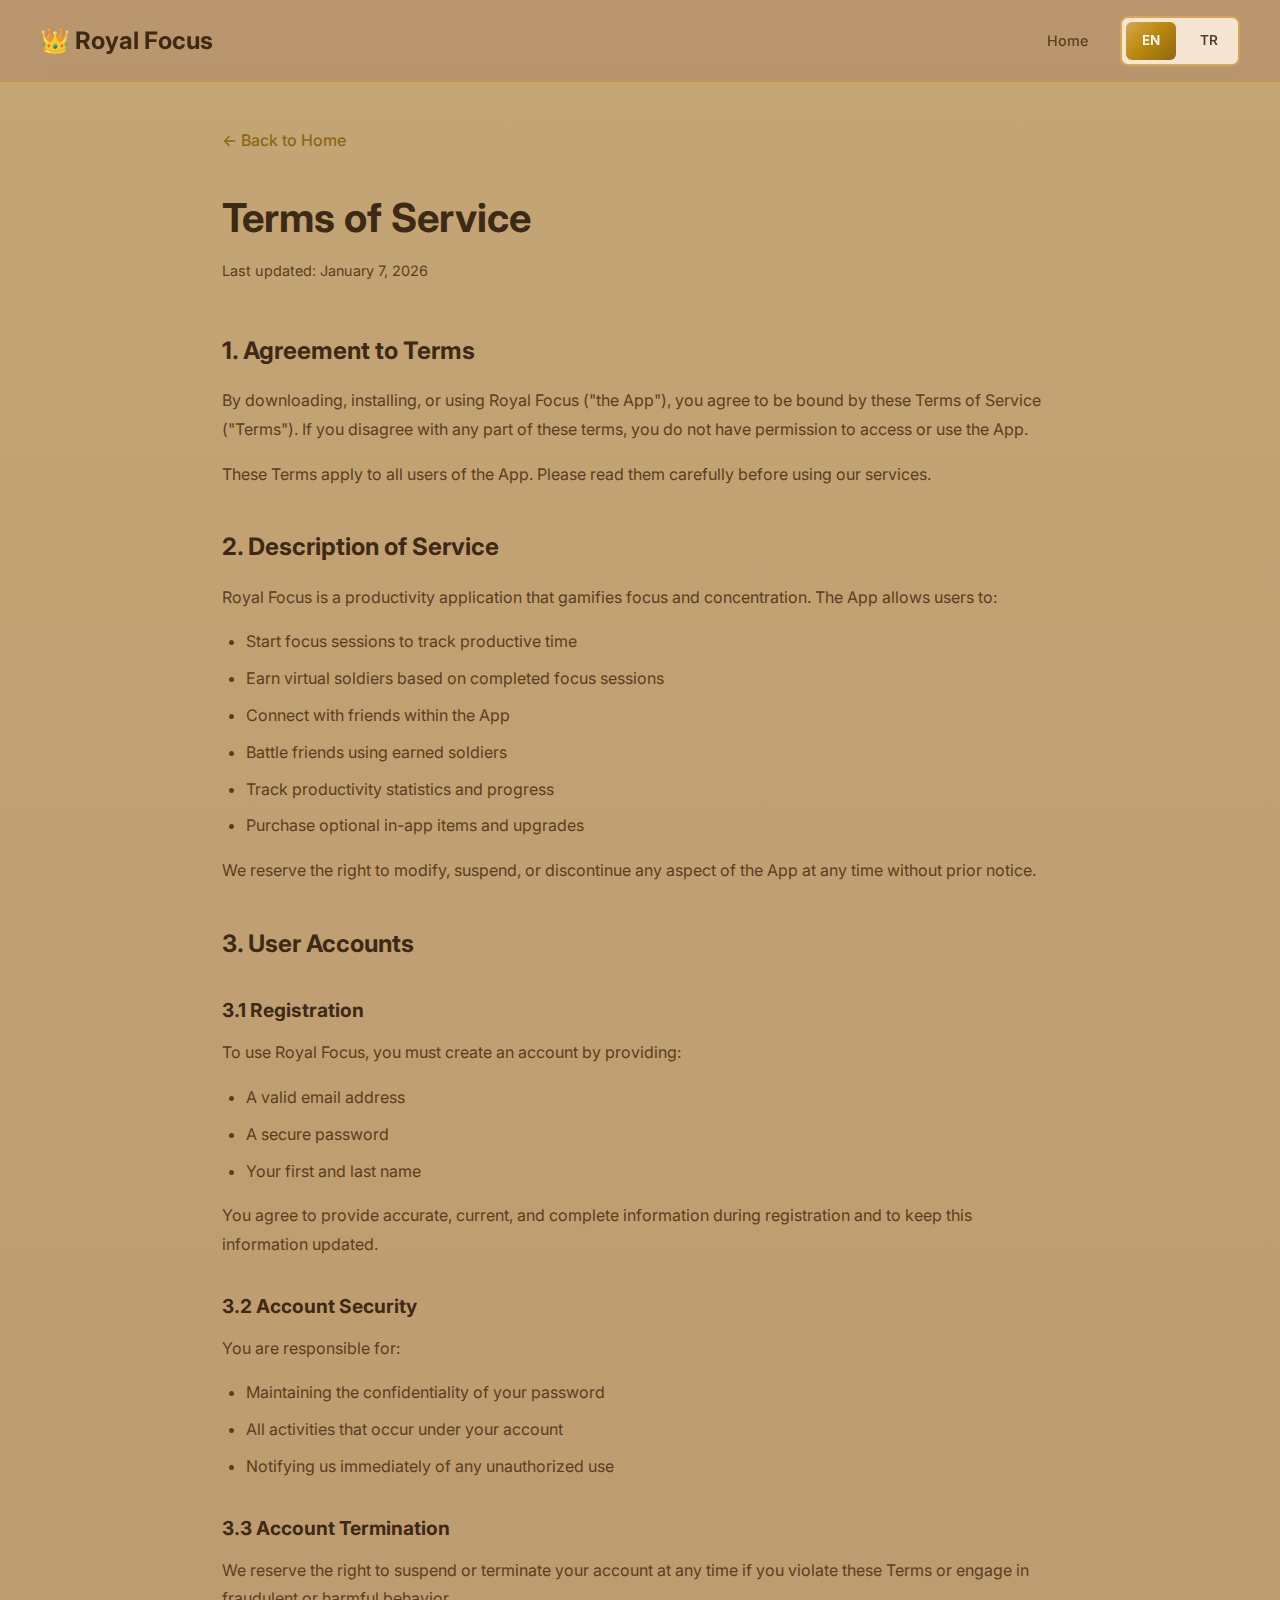
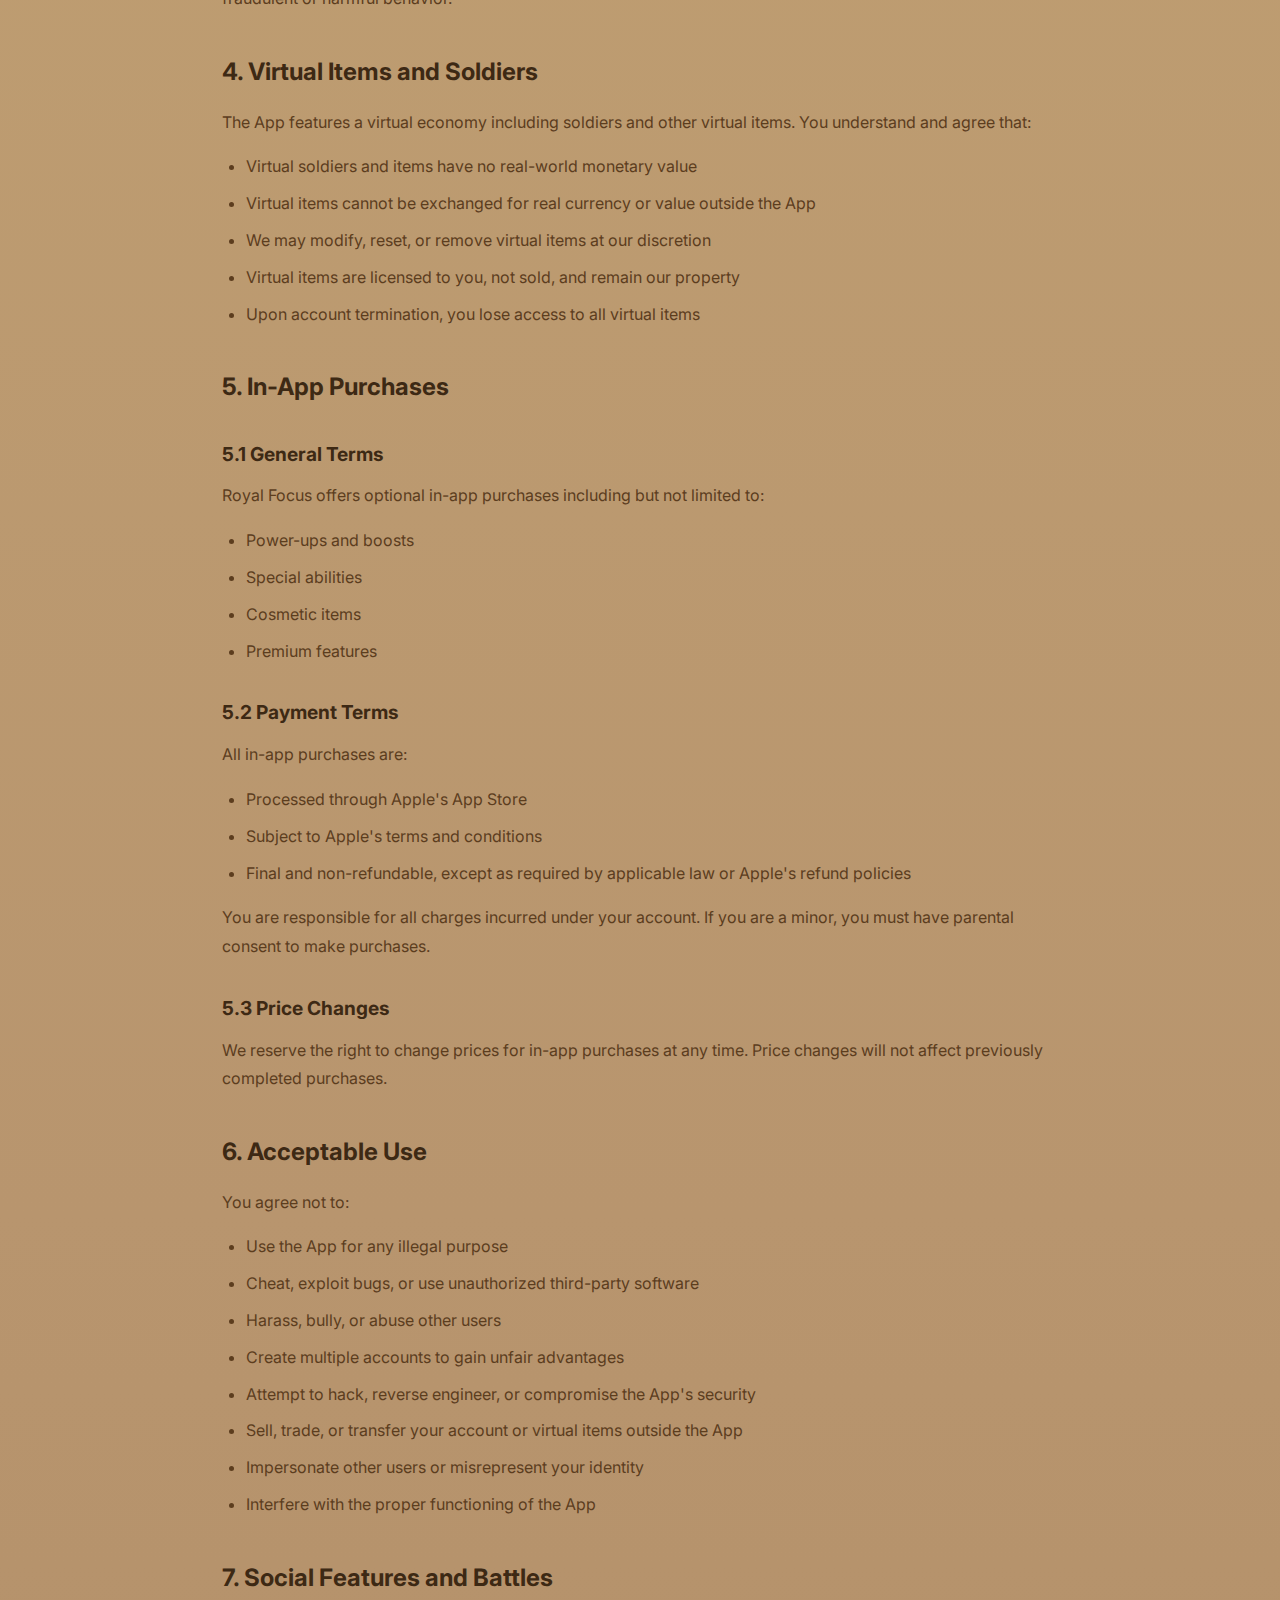
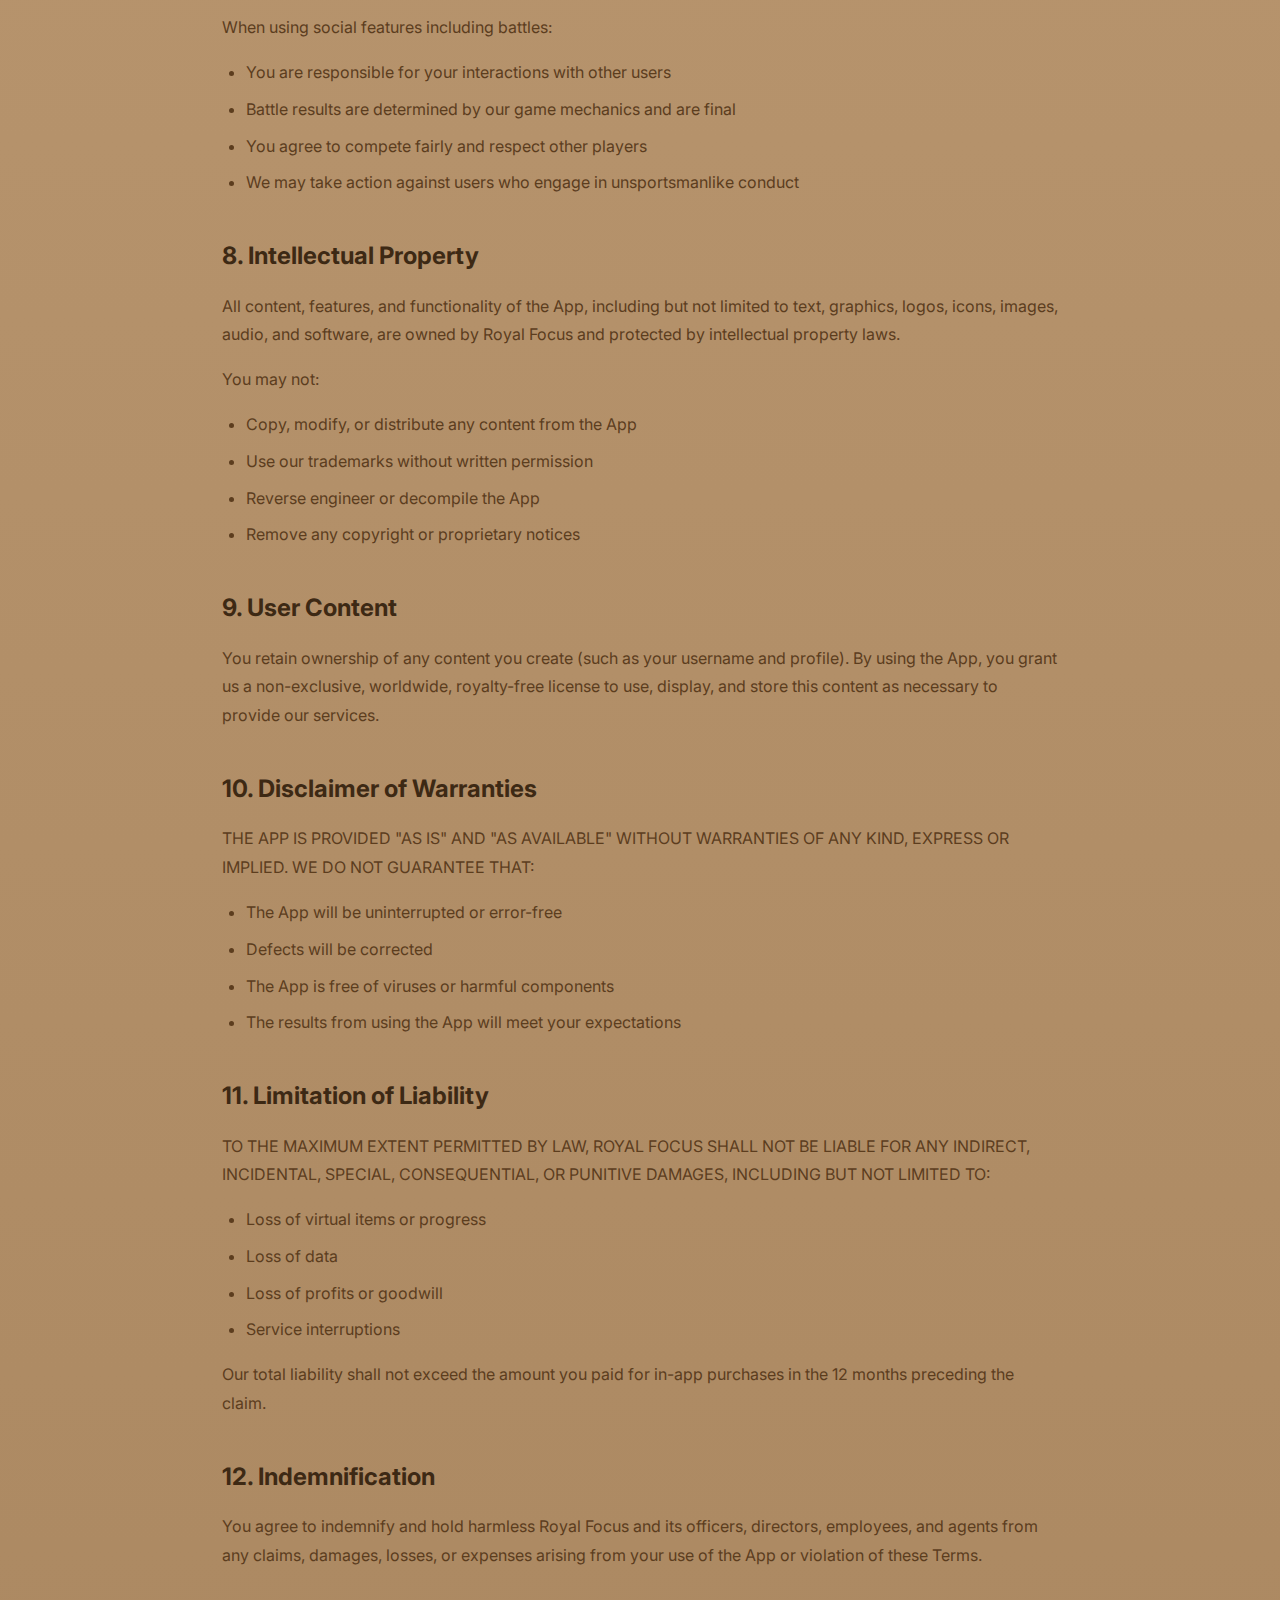
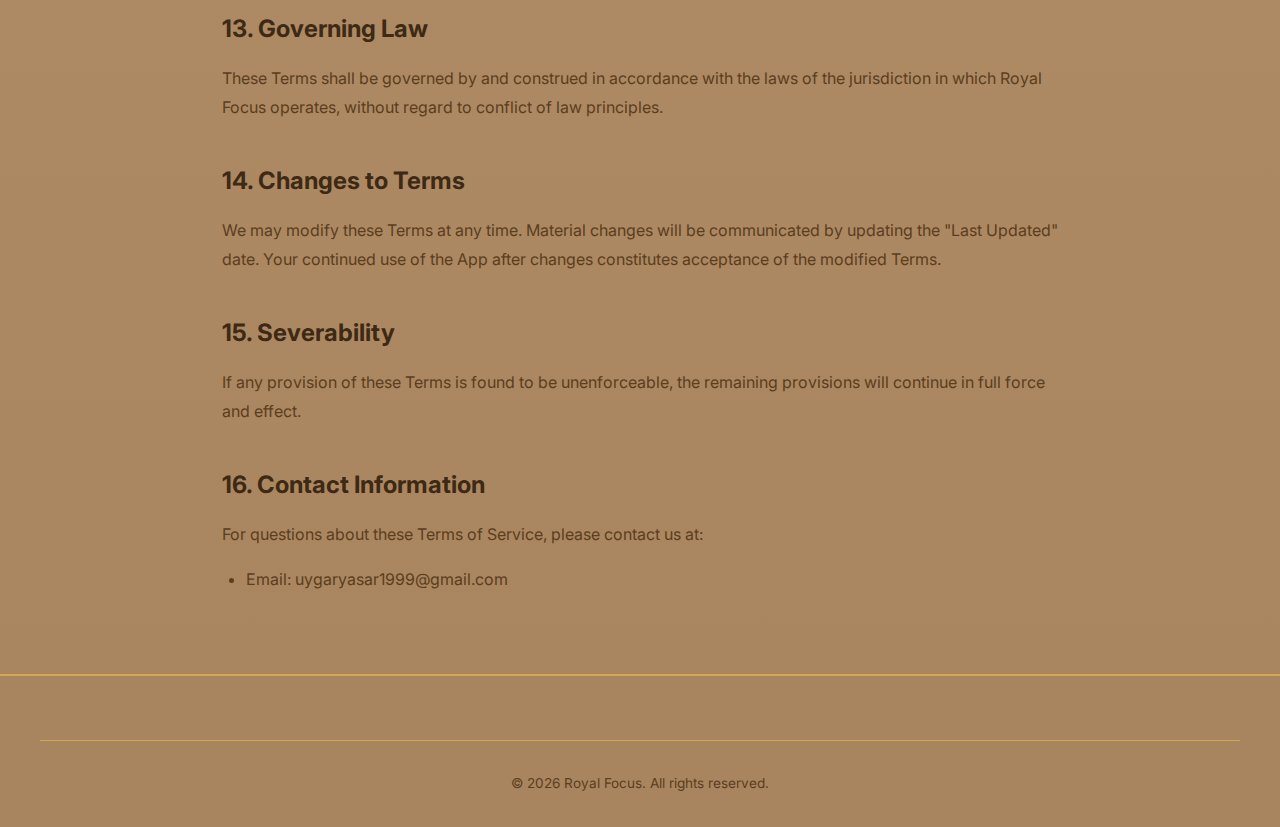
<file: terms-en.html>
<!DOCTYPE html>
<html lang="en">

<head>
    <meta charset="UTF-8">
    <meta name="viewport" content="width=device-width, initial-scale=1.0">
    <title>Terms of Service - Royal Focus</title>
    <meta name="description"
        content="Terms of Service for Royal Focus - Read our terms and conditions for using our application.">
    <link rel="preconnect" href="https://fonts.googleapis.com">
    <link rel="preconnect" href="https://fonts.gstatic.com" crossorigin>
    <link href="https://fonts.googleapis.com/css2?family=Inter:wght@400;500;600;700;800&display=swap" rel="stylesheet">
    <link rel="stylesheet" href="styles.css">
</head>

<body>
    <!-- Navigation -->
    <nav class="nav">
        <div class="nav-content">
            <div class="logo">👑 Royal Focus</div>
            <div class="nav-links">
                <a href="index.html">Home</a>
                <div class="lang-switch">
                    <a href="terms-en.html" class="active">EN</a>
                    <a href="terms-tr.html">TR</a>
                </div>
            </div>
        </div>
    </nav>

    <!-- Legal Content -->
    <main class="legal-page">
        <a href="index.html" class="back-link">← Back to Home</a>

        <h1>Terms of Service</h1>
        <p class="last-updated">Last updated: January 7, 2026</p>

        <h2>1. Agreement to Terms</h2>
        <p>By downloading, installing, or using Royal Focus ("the App"), you agree to be bound by these Terms of Service
            ("Terms"). If you disagree with any part of these terms, you do not have permission to access or use the
            App.</p>
        <p>These Terms apply to all users of the App. Please read them carefully before using our services.</p>

        <h2>2. Description of Service</h2>
        <p>Royal Focus is a productivity application that gamifies focus and concentration. The App allows users to:</p>
        <ul>
            <li>Start focus sessions to track productive time</li>
            <li>Earn virtual soldiers based on completed focus sessions</li>
            <li>Connect with friends within the App</li>
            <li>Battle friends using earned soldiers</li>
            <li>Track productivity statistics and progress</li>
            <li>Purchase optional in-app items and upgrades</li>
        </ul>
        <p>We reserve the right to modify, suspend, or discontinue any aspect of the App at any time without prior
            notice.</p>

        <h2>3. User Accounts</h2>
        <h3>3.1 Registration</h3>
        <p>To use Royal Focus, you must create an account by providing:</p>
        <ul>
            <li>A valid email address</li>
            <li>A secure password</li>
            <li>Your first and last name</li>
        </ul>
        <p>You agree to provide accurate, current, and complete information during registration and to keep this
            information updated.</p>

        <h3>3.2 Account Security</h3>
        <p>You are responsible for:</p>
        <ul>
            <li>Maintaining the confidentiality of your password</li>
            <li>All activities that occur under your account</li>
            <li>Notifying us immediately of any unauthorized use</li>
        </ul>

        <h3>3.3 Account Termination</h3>
        <p>We reserve the right to suspend or terminate your account at any time if you violate these Terms or engage in
            fraudulent or harmful behavior.</p>

        <h2>4. Virtual Items and Soldiers</h2>
        <p>The App features a virtual economy including soldiers and other virtual items. You understand and agree that:
        </p>
        <ul>
            <li>Virtual soldiers and items have no real-world monetary value</li>
            <li>Virtual items cannot be exchanged for real currency or value outside the App</li>
            <li>We may modify, reset, or remove virtual items at our discretion</li>
            <li>Virtual items are licensed to you, not sold, and remain our property</li>
            <li>Upon account termination, you lose access to all virtual items</li>
        </ul>

        <h2>5. In-App Purchases</h2>
        <h3>5.1 General Terms</h3>
        <p>Royal Focus offers optional in-app purchases including but not limited to:</p>
        <ul>
            <li>Power-ups and boosts</li>
            <li>Special abilities</li>
            <li>Cosmetic items</li>
            <li>Premium features</li>
        </ul>

        <h3>5.2 Payment Terms</h3>
        <p>All in-app purchases are:</p>
        <ul>
            <li>Processed through Apple's App Store</li>
            <li>Subject to Apple's terms and conditions</li>
            <li>Final and non-refundable, except as required by applicable law or Apple's refund policies</li>
        </ul>
        <p>You are responsible for all charges incurred under your account. If you are a minor, you must have parental
            consent to make purchases.</p>

        <h3>5.3 Price Changes</h3>
        <p>We reserve the right to change prices for in-app purchases at any time. Price changes will not affect
            previously completed purchases.</p>

        <h2>6. Acceptable Use</h2>
        <p>You agree not to:</p>
        <ul>
            <li>Use the App for any illegal purpose</li>
            <li>Cheat, exploit bugs, or use unauthorized third-party software</li>
            <li>Harass, bully, or abuse other users</li>
            <li>Create multiple accounts to gain unfair advantages</li>
            <li>Attempt to hack, reverse engineer, or compromise the App's security</li>
            <li>Sell, trade, or transfer your account or virtual items outside the App</li>
            <li>Impersonate other users or misrepresent your identity</li>
            <li>Interfere with the proper functioning of the App</li>
        </ul>

        <h2>7. Social Features and Battles</h2>
        <p>When using social features including battles:</p>
        <ul>
            <li>You are responsible for your interactions with other users</li>
            <li>Battle results are determined by our game mechanics and are final</li>
            <li>You agree to compete fairly and respect other players</li>
            <li>We may take action against users who engage in unsportsmanlike conduct</li>
        </ul>

        <h2>8. Intellectual Property</h2>
        <p>All content, features, and functionality of the App, including but not limited to text, graphics, logos,
            icons, images, audio, and software, are owned by Royal Focus and protected by intellectual property laws.
        </p>
        <p>You may not:</p>
        <ul>
            <li>Copy, modify, or distribute any content from the App</li>
            <li>Use our trademarks without written permission</li>
            <li>Reverse engineer or decompile the App</li>
            <li>Remove any copyright or proprietary notices</li>
        </ul>

        <h2>9. User Content</h2>
        <p>You retain ownership of any content you create (such as your username and profile). By using the App, you
            grant us a non-exclusive, worldwide, royalty-free license to use, display, and store this content as
            necessary to provide our services.</p>

        <h2>10. Disclaimer of Warranties</h2>
        <p>THE APP IS PROVIDED "AS IS" AND "AS AVAILABLE" WITHOUT WARRANTIES OF ANY KIND, EXPRESS OR IMPLIED. WE DO NOT
            GUARANTEE THAT:</p>
        <ul>
            <li>The App will be uninterrupted or error-free</li>
            <li>Defects will be corrected</li>
            <li>The App is free of viruses or harmful components</li>
            <li>The results from using the App will meet your expectations</li>
        </ul>

        <h2>11. Limitation of Liability</h2>
        <p>TO THE MAXIMUM EXTENT PERMITTED BY LAW, ROYAL FOCUS SHALL NOT BE LIABLE FOR ANY INDIRECT, INCIDENTAL,
            SPECIAL, CONSEQUENTIAL, OR PUNITIVE DAMAGES, INCLUDING BUT NOT LIMITED TO:</p>
        <ul>
            <li>Loss of virtual items or progress</li>
            <li>Loss of data</li>
            <li>Loss of profits or goodwill</li>
            <li>Service interruptions</li>
        </ul>
        <p>Our total liability shall not exceed the amount you paid for in-app purchases in the 12 months preceding the
            claim.</p>

        <h2>12. Indemnification</h2>
        <p>You agree to indemnify and hold harmless Royal Focus and its officers, directors, employees, and agents from
            any claims, damages, losses, or expenses arising from your use of the App or violation of these Terms.</p>

        <h2>13. Governing Law</h2>
        <p>These Terms shall be governed by and construed in accordance with the laws of the jurisdiction in which Royal
            Focus operates, without regard to conflict of law principles.</p>

        <h2>14. Changes to Terms</h2>
        <p>We may modify these Terms at any time. Material changes will be communicated by updating the "Last Updated"
            date. Your continued use of the App after changes constitutes acceptance of the modified Terms.</p>

        <h2>15. Severability</h2>
        <p>If any provision of these Terms is found to be unenforceable, the remaining provisions will continue in full
            force and effect.</p>

        <h2>16. Contact Information</h2>
        <p>For questions about these Terms of Service, please contact us at:</p>
        <ul>
            <li>Email: uygaryasar1999@gmail.com</li>
        </ul>
    </main>

    <!-- Footer -->
    <footer class="footer">
        <div class="footer-content">
            <div class="footer-bottom">
                <p>&copy; 2026 Royal Focus. All rights reserved.</p>
            </div>
        </div>
    </footer>
</body>

</html>
</file>
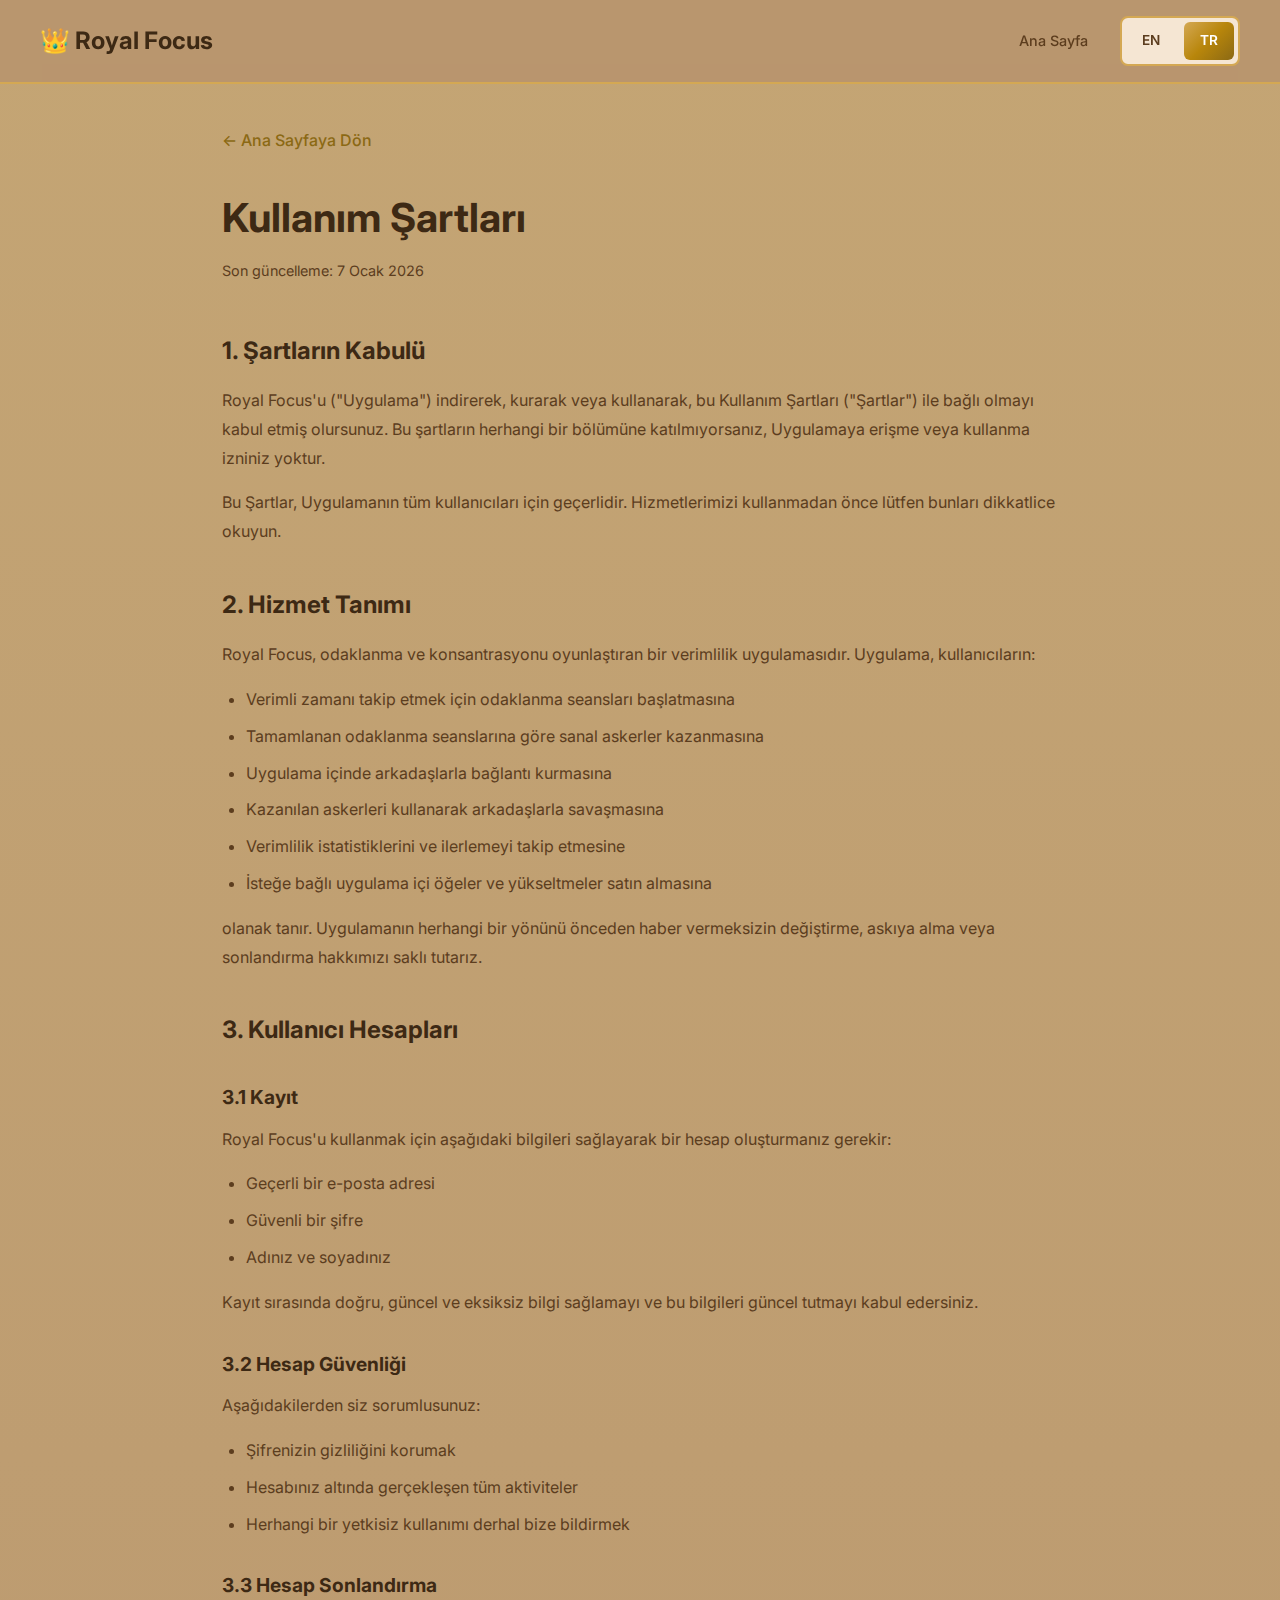
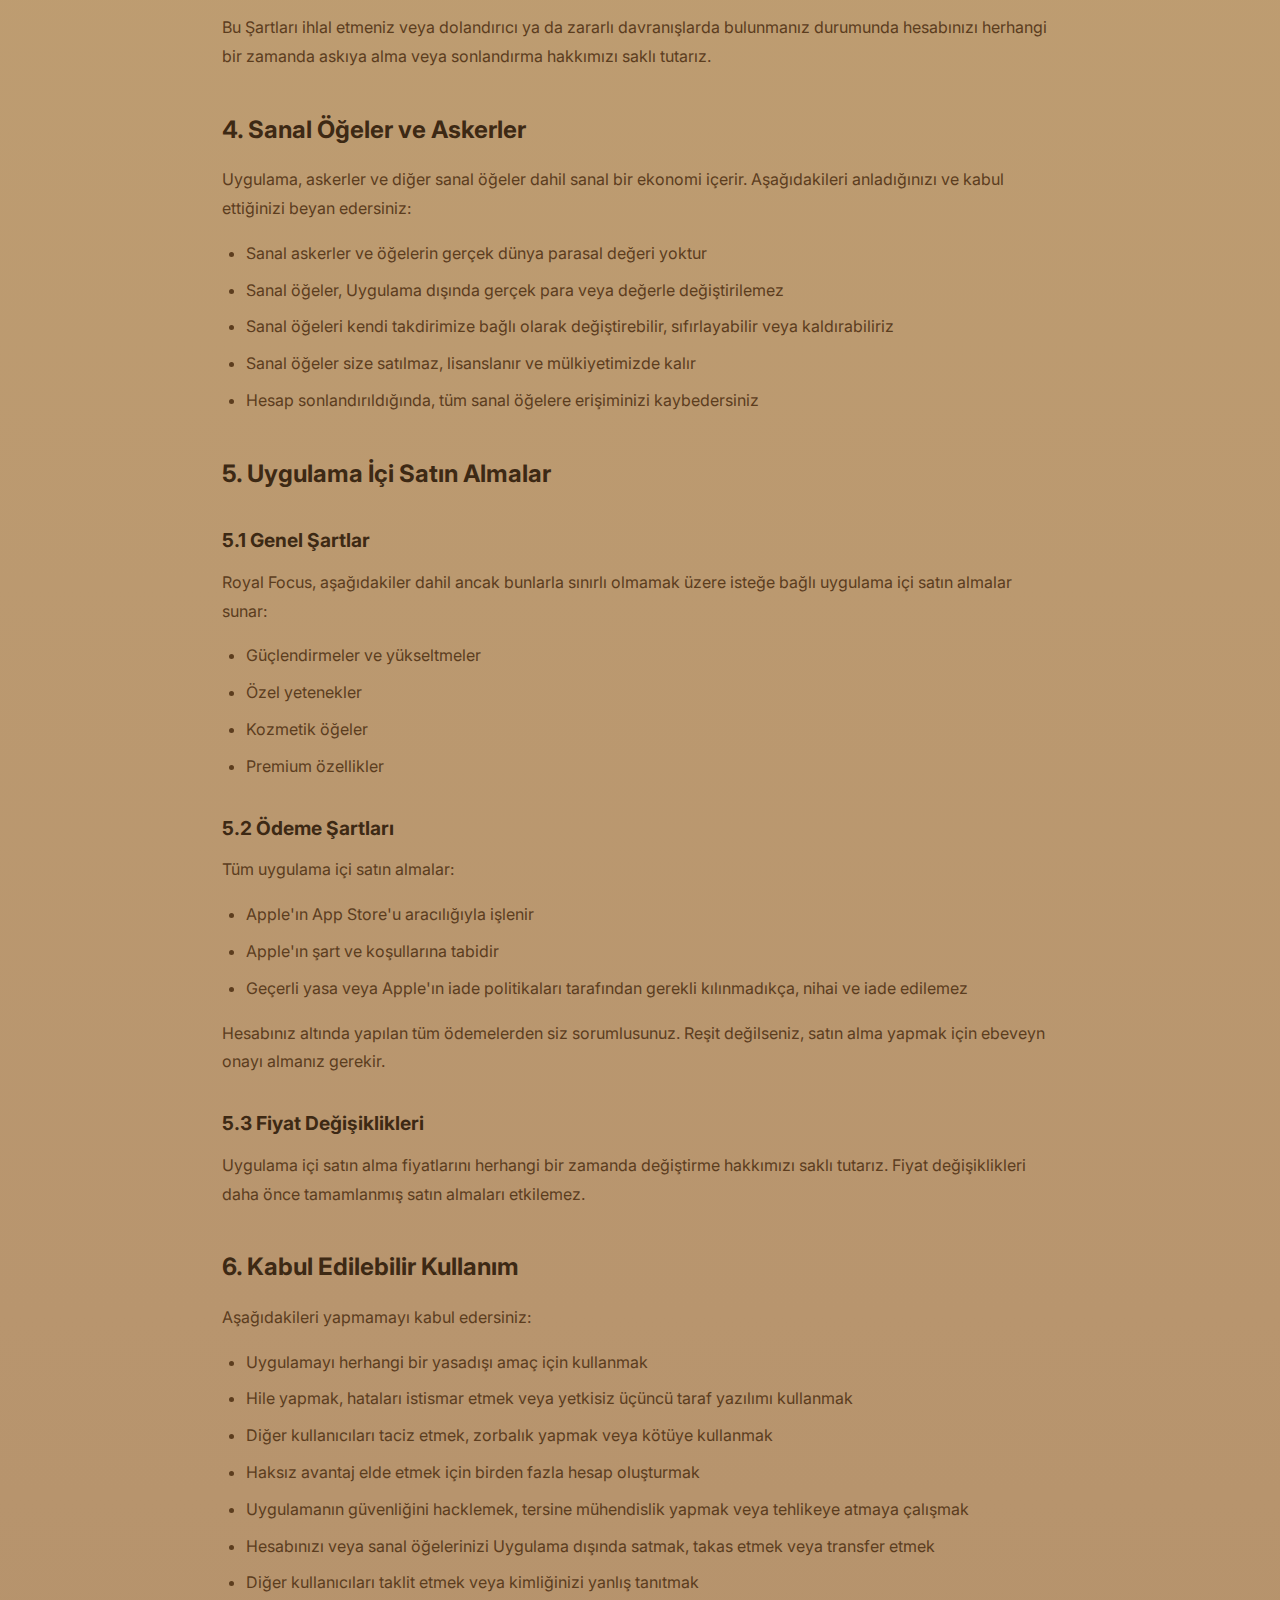
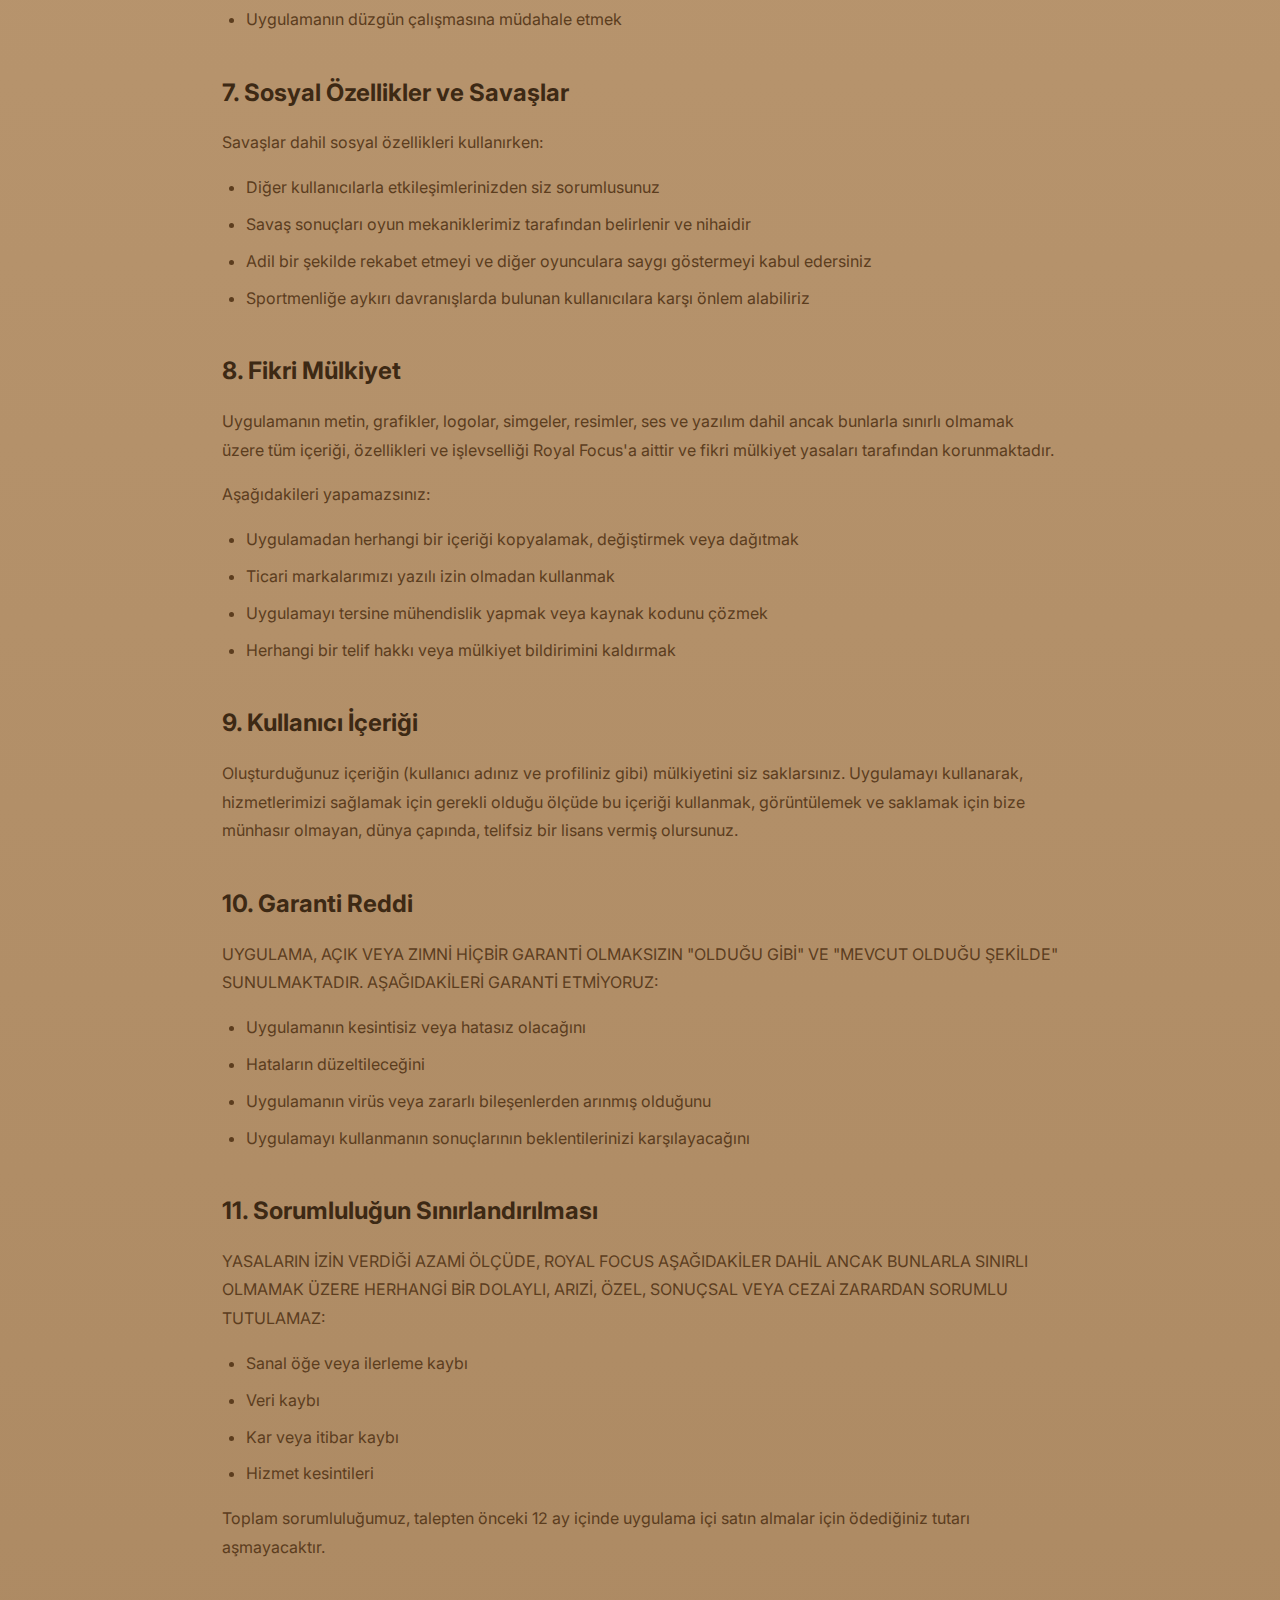
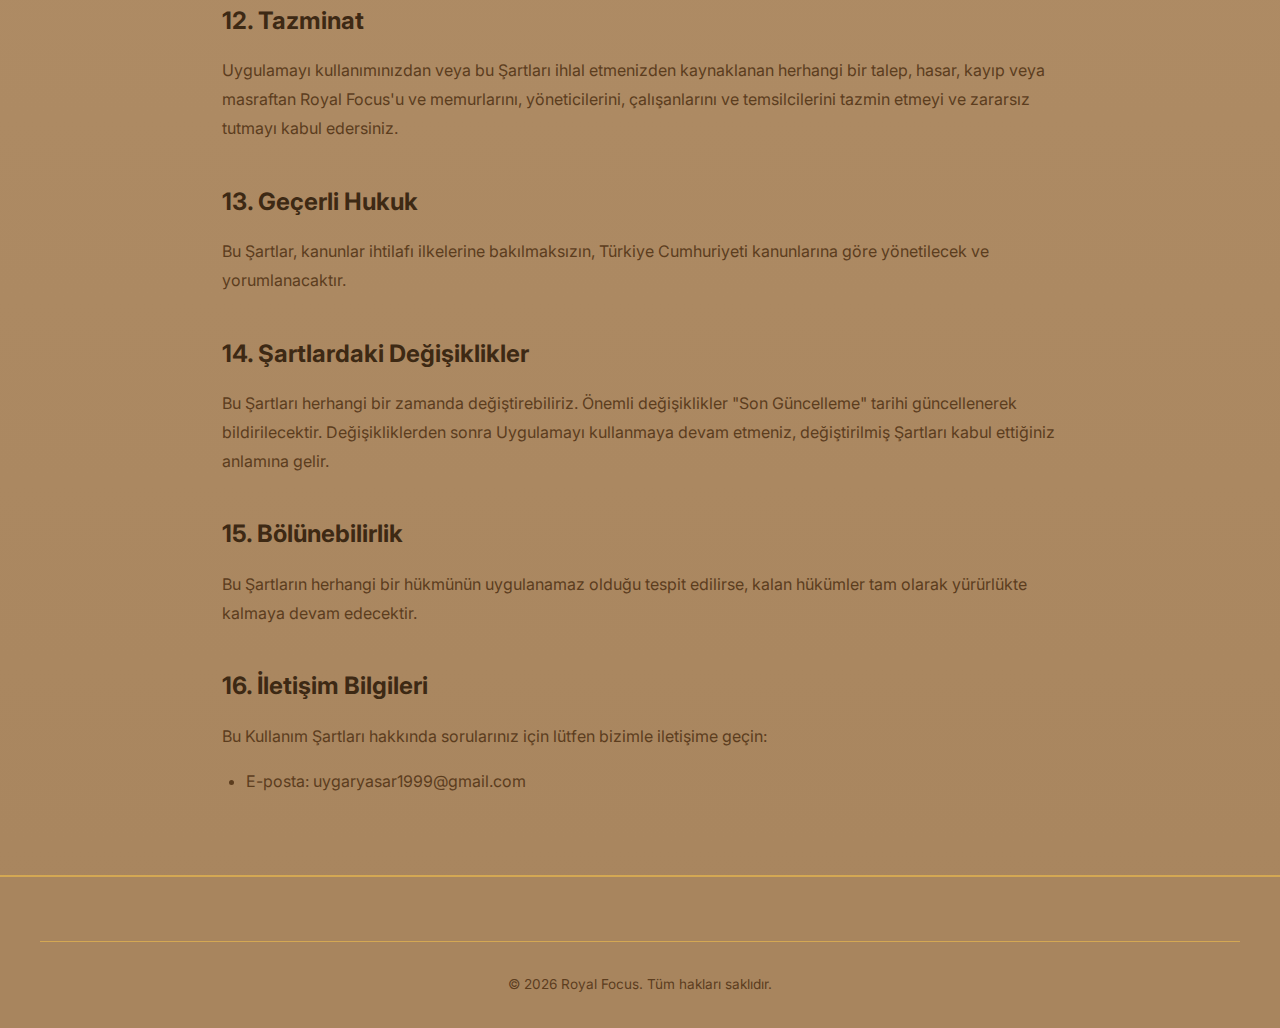
<file: terms-tr.html>
<!DOCTYPE html>
<html lang="tr">

<head>
    <meta charset="UTF-8">
    <meta name="viewport" content="width=device-width, initial-scale=1.0">
    <title>Kullanım Şartları - Royal Focus</title>
    <meta name="description"
        content="Royal Focus Kullanım Şartları - Uygulamamızı kullanmak için şartlarımızı ve koşullarımızı okuyun.">
    <link rel="preconnect" href="https://fonts.googleapis.com">
    <link rel="preconnect" href="https://fonts.gstatic.com" crossorigin>
    <link href="https://fonts.googleapis.com/css2?family=Inter:wght@400;500;600;700;800&display=swap" rel="stylesheet">
    <link rel="stylesheet" href="styles.css">
</head>

<body>
    <!-- Navigation -->
    <nav class="nav">
        <div class="nav-content">
            <div class="logo">👑 Royal Focus</div>
            <div class="nav-links">
                <a href="index-tr.html">Ana Sayfa</a>
                <div class="lang-switch">
                    <a href="terms-en.html">EN</a>
                    <a href="terms-tr.html" class="active">TR</a>
                </div>
            </div>
        </div>
    </nav>

    <!-- Legal Content -->
    <main class="legal-page">
        <a href="index-tr.html" class="back-link">← Ana Sayfaya Dön</a>

        <h1>Kullanım Şartları</h1>
        <p class="last-updated">Son güncelleme: 7 Ocak 2026</p>

        <h2>1. Şartların Kabulü</h2>
        <p>Royal Focus'u ("Uygulama") indirerek, kurarak veya kullanarak, bu Kullanım Şartları ("Şartlar") ile bağlı
            olmayı kabul etmiş olursunuz. Bu şartların herhangi bir bölümüne katılmıyorsanız, Uygulamaya erişme veya
            kullanma izniniz yoktur.</p>
        <p>Bu Şartlar, Uygulamanın tüm kullanıcıları için geçerlidir. Hizmetlerimizi kullanmadan önce lütfen bunları
            dikkatlice okuyun.</p>

        <h2>2. Hizmet Tanımı</h2>
        <p>Royal Focus, odaklanma ve konsantrasyonu oyunlaştıran bir verimlilik uygulamasıdır. Uygulama, kullanıcıların:
        </p>
        <ul>
            <li>Verimli zamanı takip etmek için odaklanma seansları başlatmasına</li>
            <li>Tamamlanan odaklanma seanslarına göre sanal askerler kazanmasına</li>
            <li>Uygulama içinde arkadaşlarla bağlantı kurmasına</li>
            <li>Kazanılan askerleri kullanarak arkadaşlarla savaşmasına</li>
            <li>Verimlilik istatistiklerini ve ilerlemeyi takip etmesine</li>
            <li>İsteğe bağlı uygulama içi öğeler ve yükseltmeler satın almasına</li>
        </ul>
        <p>olanak tanır. Uygulamanın herhangi bir yönünü önceden haber vermeksizin değiştirme, askıya alma veya
            sonlandırma hakkımızı saklı tutarız.</p>

        <h2>3. Kullanıcı Hesapları</h2>
        <h3>3.1 Kayıt</h3>
        <p>Royal Focus'u kullanmak için aşağıdaki bilgileri sağlayarak bir hesap oluşturmanız gerekir:</p>
        <ul>
            <li>Geçerli bir e-posta adresi</li>
            <li>Güvenli bir şifre</li>
            <li>Adınız ve soyadınız</li>
        </ul>
        <p>Kayıt sırasında doğru, güncel ve eksiksiz bilgi sağlamayı ve bu bilgileri güncel tutmayı kabul edersiniz.</p>

        <h3>3.2 Hesap Güvenliği</h3>
        <p>Aşağıdakilerden siz sorumlusunuz:</p>
        <ul>
            <li>Şifrenizin gizliliğini korumak</li>
            <li>Hesabınız altında gerçekleşen tüm aktiviteler</li>
            <li>Herhangi bir yetkisiz kullanımı derhal bize bildirmek</li>
        </ul>

        <h3>3.3 Hesap Sonlandırma</h3>
        <p>Bu Şartları ihlal etmeniz veya dolandırıcı ya da zararlı davranışlarda bulunmanız durumunda hesabınızı
            herhangi bir zamanda askıya alma veya sonlandırma hakkımızı saklı tutarız.</p>

        <h2>4. Sanal Öğeler ve Askerler</h2>
        <p>Uygulama, askerler ve diğer sanal öğeler dahil sanal bir ekonomi içerir. Aşağıdakileri anladığınızı ve kabul
            ettiğinizi beyan edersiniz:</p>
        <ul>
            <li>Sanal askerler ve öğelerin gerçek dünya parasal değeri yoktur</li>
            <li>Sanal öğeler, Uygulama dışında gerçek para veya değerle değiştirilemez</li>
            <li>Sanal öğeleri kendi takdirimize bağlı olarak değiştirebilir, sıfırlayabilir veya kaldırabiliriz</li>
            <li>Sanal öğeler size satılmaz, lisanslanır ve mülkiyetimizde kalır</li>
            <li>Hesap sonlandırıldığında, tüm sanal öğelere erişiminizi kaybedersiniz</li>
        </ul>

        <h2>5. Uygulama İçi Satın Almalar</h2>
        <h3>5.1 Genel Şartlar</h3>
        <p>Royal Focus, aşağıdakiler dahil ancak bunlarla sınırlı olmamak üzere isteğe bağlı uygulama içi satın almalar
            sunar:</p>
        <ul>
            <li>Güçlendirmeler ve yükseltmeler</li>
            <li>Özel yetenekler</li>
            <li>Kozmetik öğeler</li>
            <li>Premium özellikler</li>
        </ul>

        <h3>5.2 Ödeme Şartları</h3>
        <p>Tüm uygulama içi satın almalar:</p>
        <ul>
            <li>Apple'ın App Store'u aracılığıyla işlenir</li>
            <li>Apple'ın şart ve koşullarına tabidir</li>
            <li>Geçerli yasa veya Apple'ın iade politikaları tarafından gerekli kılınmadıkça, nihai ve iade edilemez
            </li>
        </ul>
        <p>Hesabınız altında yapılan tüm ödemelerden siz sorumlusunuz. Reşit değilseniz, satın alma yapmak için ebeveyn
            onayı almanız gerekir.</p>

        <h3>5.3 Fiyat Değişiklikleri</h3>
        <p>Uygulama içi satın alma fiyatlarını herhangi bir zamanda değiştirme hakkımızı saklı tutarız. Fiyat
            değişiklikleri daha önce tamamlanmış satın almaları etkilemez.</p>

        <h2>6. Kabul Edilebilir Kullanım</h2>
        <p>Aşağıdakileri yapmamayı kabul edersiniz:</p>
        <ul>
            <li>Uygulamayı herhangi bir yasadışı amaç için kullanmak</li>
            <li>Hile yapmak, hataları istismar etmek veya yetkisiz üçüncü taraf yazılımı kullanmak</li>
            <li>Diğer kullanıcıları taciz etmek, zorbalık yapmak veya kötüye kullanmak</li>
            <li>Haksız avantaj elde etmek için birden fazla hesap oluşturmak</li>
            <li>Uygulamanın güvenliğini hacklemek, tersine mühendislik yapmak veya tehlikeye atmaya çalışmak</li>
            <li>Hesabınızı veya sanal öğelerinizi Uygulama dışında satmak, takas etmek veya transfer etmek</li>
            <li>Diğer kullanıcıları taklit etmek veya kimliğinizi yanlış tanıtmak</li>
            <li>Uygulamanın düzgün çalışmasına müdahale etmek</li>
        </ul>

        <h2>7. Sosyal Özellikler ve Savaşlar</h2>
        <p>Savaşlar dahil sosyal özellikleri kullanırken:</p>
        <ul>
            <li>Diğer kullanıcılarla etkileşimlerinizden siz sorumlusunuz</li>
            <li>Savaş sonuçları oyun mekaniklerimiz tarafından belirlenir ve nihaidir</li>
            <li>Adil bir şekilde rekabet etmeyi ve diğer oyunculara saygı göstermeyi kabul edersiniz</li>
            <li>Sportmenliğe aykırı davranışlarda bulunan kullanıcılara karşı önlem alabiliriz</li>
        </ul>

        <h2>8. Fikri Mülkiyet</h2>
        <p>Uygulamanın metin, grafikler, logolar, simgeler, resimler, ses ve yazılım dahil ancak bunlarla sınırlı
            olmamak üzere tüm içeriği, özellikleri ve işlevselliği Royal Focus'a aittir ve fikri mülkiyet yasaları
            tarafından korunmaktadır.</p>
        <p>Aşağıdakileri yapamazsınız:</p>
        <ul>
            <li>Uygulamadan herhangi bir içeriği kopyalamak, değiştirmek veya dağıtmak</li>
            <li>Ticari markalarımızı yazılı izin olmadan kullanmak</li>
            <li>Uygulamayı tersine mühendislik yapmak veya kaynak kodunu çözmek</li>
            <li>Herhangi bir telif hakkı veya mülkiyet bildirimini kaldırmak</li>
        </ul>

        <h2>9. Kullanıcı İçeriği</h2>
        <p>Oluşturduğunuz içeriğin (kullanıcı adınız ve profiliniz gibi) mülkiyetini siz saklarsınız. Uygulamayı
            kullanarak, hizmetlerimizi sağlamak için gerekli olduğu ölçüde bu içeriği kullanmak, görüntülemek ve
            saklamak için bize münhasır olmayan, dünya çapında, telifsiz bir lisans vermiş olursunuz.</p>

        <h2>10. Garanti Reddi</h2>
        <p>UYGULAMA, AÇIK VEYA ZIMNİ HİÇBİR GARANTİ OLMAKSIZIN "OLDUĞU GİBİ" VE "MEVCUT OLDUĞU ŞEKİLDE" SUNULMAKTADIR.
            AŞAĞIDAKİLERİ GARANTİ ETMİYORUZ:</p>
        <ul>
            <li>Uygulamanın kesintisiz veya hatasız olacağını</li>
            <li>Hataların düzeltileceğini</li>
            <li>Uygulamanın virüs veya zararlı bileşenlerden arınmış olduğunu</li>
            <li>Uygulamayı kullanmanın sonuçlarının beklentilerinizi karşılayacağını</li>
        </ul>

        <h2>11. Sorumluluğun Sınırlandırılması</h2>
        <p>YASALARIN İZİN VERDİĞİ AZAMİ ÖLÇÜDE, ROYAL FOCUS AŞAĞIDAKİLER DAHİL ANCAK BUNLARLA SINIRLI OLMAMAK ÜZERE
            HERHANGİ BİR DOLAYLI, ARIZİ, ÖZEL, SONUÇSAL VEYA CEZAİ ZARARDAN SORUMLU TUTULAMAZ:</p>
        <ul>
            <li>Sanal öğe veya ilerleme kaybı</li>
            <li>Veri kaybı</li>
            <li>Kar veya itibar kaybı</li>
            <li>Hizmet kesintileri</li>
        </ul>
        <p>Toplam sorumluluğumuz, talepten önceki 12 ay içinde uygulama içi satın almalar için ödediğiniz tutarı
            aşmayacaktır.</p>

        <h2>12. Tazminat</h2>
        <p>Uygulamayı kullanımınızdan veya bu Şartları ihlal etmenizden kaynaklanan herhangi bir talep, hasar, kayıp
            veya masraftan Royal Focus'u ve memurlarını, yöneticilerini, çalışanlarını ve temsilcilerini tazmin etmeyi
            ve zararsız tutmayı kabul edersiniz.</p>

        <h2>13. Geçerli Hukuk</h2>
        <p>Bu Şartlar, kanunlar ihtilafı ilkelerine bakılmaksızın, Türkiye Cumhuriyeti kanunlarına göre yönetilecek ve
            yorumlanacaktır.</p>

        <h2>14. Şartlardaki Değişiklikler</h2>
        <p>Bu Şartları herhangi bir zamanda değiştirebiliriz. Önemli değişiklikler "Son Güncelleme" tarihi güncellenerek
            bildirilecektir. Değişikliklerden sonra Uygulamayı kullanmaya devam etmeniz, değiştirilmiş Şartları kabul
            ettiğiniz anlamına gelir.</p>

        <h2>15. Bölünebilirlik</h2>
        <p>Bu Şartların herhangi bir hükmünün uygulanamaz olduğu tespit edilirse, kalan hükümler tam olarak yürürlükte
            kalmaya devam edecektir.</p>

        <h2>16. İletişim Bilgileri</h2>
        <p>Bu Kullanım Şartları hakkında sorularınız için lütfen bizimle iletişime geçin:</p>
        <ul>
            <li>E-posta: uygaryasar1999@gmail.com</li>
        </ul>
    </main>

    <!-- Footer -->
    <footer class="footer">
        <div class="footer-content">
            <div class="footer-bottom">
                <p>&copy; 2026 Royal Focus. Tüm hakları saklıdır.</p>
            </div>
        </div>
    </footer>
</body>

</html>
</file>
<file: styles.css>
:root {
  --bg-primary: #B8956E;
  --bg-secondary: #A8855E;
  --bg-card: #F5E6D3;
  --bg-card-hover: #EDD9C4;
  --text-primary: #3D2914;
  --text-secondary: #5C3D1E;
  --text-light: #FFFFFF;
  --accent: #D4A853;
  --accent-hover: #E5B963;
  --accent-dark: #8B6914;
  --gradient-1: linear-gradient(135deg, #D4A853 0%, #B8860B 50%, #8B6914 100%);
  --gradient-bg: linear-gradient(180deg, #C4A574 0%, #B8956E 50%, #A8855E 100%);
  --border-color: rgba(139, 105, 20, 0.3);
  --border-gold: #D4A853;
  --shadow: 0 8px 32px rgba(61, 41, 20, 0.3);
  --shadow-gold: 0 4px 20px rgba(212, 168, 83, 0.4);
}

* {
  margin: 0;
  padding: 0;
  box-sizing: border-box;
}

html {
  scroll-behavior: smooth;
}

body {
  font-family: 'Inter', -apple-system, BlinkMacSystemFont, 'Segoe UI', Roboto, sans-serif;
  background: var(--gradient-bg);
  color: var(--text-primary);
  line-height: 1.6;
  min-height: 100vh;
}

/* Navigation */
.nav {
  position: fixed;
  top: 0;
  left: 0;
  right: 0;
  background: rgba(184, 149, 110, 0.95);
  backdrop-filter: blur(20px);
  border-bottom: 2px solid var(--border-gold);
  z-index: 1000;
  padding: 1rem 2rem;
}

.nav-content {
  max-width: 1200px;
  margin: 0 auto;
  display: flex;
  justify-content: space-between;
  align-items: center;
}

.logo {
  font-size: 1.5rem;
  font-weight: 700;
  color: var(--text-primary);
  display: flex;
  align-items: center;
  gap: 0.5rem;
}

.logo-icon {
  font-size: 1.8rem;
}

.nav-links {
  display: flex;
  gap: 2rem;
  align-items: center;
}

.nav-links a {
  color: var(--text-secondary);
  text-decoration: none;
  font-size: 0.9rem;
  font-weight: 500;
  transition: color 0.3s ease;
}

.nav-links a:hover {
  color: var(--text-primary);
}

.lang-switch {
  display: flex;
  gap: 0.5rem;
  background: var(--bg-card);
  padding: 0.25rem;
  border-radius: 8px;
  border: 2px solid var(--border-gold);
}

.lang-switch a {
  padding: 0.5rem 1rem;
  border-radius: 6px;
  font-size: 0.85rem;
  font-weight: 600;
  transition: all 0.3s ease;
  color: var(--text-secondary);
}

.lang-switch a.active {
  background: var(--gradient-1);
  color: white;
}

/* Hero Section */
.hero {
  padding: 10rem 2rem 6rem;
  text-align: center;
  background: radial-gradient(ellipse at top, rgba(212, 168, 83, 0.3) 0%, transparent 60%);
}

.hero-content {
  max-width: 800px;
  margin: 0 auto;
}

.hero-icon {
  font-size: 5rem;
  margin-bottom: 1.5rem;
  filter: drop-shadow(0 4px 8px rgba(0, 0, 0, 0.2));
}

.hero h1 {
  font-size: clamp(2.5rem, 5vw, 3.5rem);
  font-weight: 800;
  margin-bottom: 1.5rem;
  color: var(--text-primary);
  text-shadow: 2px 2px 4px rgba(255, 255, 255, 0.3);
}

.hero h1 .highlight {
  background: var(--gradient-1);
  -webkit-background-clip: text;
  -webkit-text-fill-color: transparent;
  background-clip: text;
}

.hero p {
  font-size: 1.25rem;
  color: var(--text-secondary);
  max-width: 600px;
  margin: 0 auto 2rem;
}

.cta-buttons {
  display: flex;
  gap: 1rem;
  justify-content: center;
  flex-wrap: wrap;
}

.btn {
  display: inline-flex;
  align-items: center;
  gap: 0.5rem;
  padding: 1rem 2rem;
  border-radius: 12px;
  font-size: 1rem;
  font-weight: 600;
  text-decoration: none;
  transition: all 0.3s ease;
}

.btn-primary {
  background: var(--bg-card);
  color: var(--text-primary);
  border: 2px solid var(--border-gold);
  box-shadow: var(--shadow-gold);
}

.btn-primary:hover {
  transform: translateY(-2px);
  background: var(--bg-card-hover);
  box-shadow: 0 6px 30px rgba(212, 168, 83, 0.5);
}

.btn-secondary {
  background: var(--accent);
  color: white;
  border: 2px solid var(--accent-dark);
}

.btn-secondary:hover {
  background: var(--accent-hover);
  transform: translateY(-2px);
}

/* Features Section */
.features {
  padding: 6rem 2rem;
  max-width: 1200px;
  margin: 0 auto;
}

.features h2 {
  text-align: center;
  font-size: 2.5rem;
  margin-bottom: 1rem;
  color: var(--text-primary);
}

.features .subtitle {
  text-align: center;
  color: var(--text-secondary);
  margin-bottom: 4rem;
}

.features-grid {
  display: grid;
  grid-template-columns: repeat(auto-fit, minmax(300px, 1fr));
  gap: 2rem;
}

.feature-card {
  background: var(--bg-card);
  border-radius: 20px;
  padding: 2rem;
  border: 2px solid var(--border-gold);
  transition: all 0.3s ease;
  box-shadow: var(--shadow);
}

.feature-card:hover {
  transform: translateY(-4px);
  box-shadow: var(--shadow-gold);
  border-color: var(--accent);
}

.feature-icon {
  width: 60px;
  height: 60px;
  background: var(--gradient-1);
  border-radius: 16px;
  display: flex;
  align-items: center;
  justify-content: center;
  font-size: 1.5rem;
  margin-bottom: 1.5rem;
  box-shadow: var(--shadow-gold);
}

.feature-card h3 {
  font-size: 1.25rem;
  margin-bottom: 0.75rem;
  color: var(--text-primary);
}

.feature-card p {
  color: var(--text-secondary);
  font-size: 0.95rem;
}

/* Soldier Types Section */
.soldiers-grid {
  display: grid;
  grid-template-columns: repeat(auto-fit, minmax(200px, 1fr));
  gap: 1.5rem;
  max-width: 800px;
  margin: 0 auto;
}

.soldier-card {
  background: var(--bg-card);
  border-radius: 16px;
  padding: 1.5rem;
  border: 3px solid var(--border-gold);
  text-align: center;
  transition: all 0.3s ease;
}

.soldier-card:hover {
  transform: scale(1.05);
  box-shadow: var(--shadow-gold);
}

.soldier-card .icon {
  font-size: 3rem;
  margin-bottom: 1rem;
}

.soldier-card h4 {
  color: var(--text-primary);
  margin-bottom: 0.5rem;
}

.soldier-card .time {
  color: var(--accent-dark);
  font-weight: 600;
}

/* Footer */
.footer {
  background: var(--bg-secondary);
  border-top: 2px solid var(--border-gold);
  padding: 4rem 2rem 2rem;
}

.footer-content {
  max-width: 1200px;
  margin: 0 auto;
}

.footer-grid {
  display: grid;
  grid-template-columns: repeat(auto-fit, minmax(200px, 1fr));
  gap: 3rem;
  margin-bottom: 3rem;
}

.footer-section h4 {
  font-size: 1rem;
  margin-bottom: 1.5rem;
  color: var(--text-primary);
}

.footer-section ul {
  list-style: none;
}

.footer-section li {
  margin-bottom: 0.75rem;
}

.footer-section a {
  color: var(--text-secondary);
  text-decoration: none;
  font-size: 0.9rem;
  transition: color 0.3s ease;
}

.footer-section a:hover {
  color: var(--accent-dark);
}

.footer-bottom {
  padding-top: 2rem;
  border-top: 1px solid var(--border-gold);
  text-align: center;
  color: var(--text-secondary);
  font-size: 0.85rem;
}

/* Legal Pages */
.legal-page {
  padding: 8rem 2rem 4rem;
  max-width: 900px;
  margin: 0 auto;
}

.legal-page h1 {
  font-size: 2.5rem;
  margin-bottom: 0.5rem;
  color: var(--text-primary);
}

.legal-page .last-updated {
  color: var(--text-secondary);
  font-size: 0.9rem;
  margin-bottom: 3rem;
}

.legal-page h2 {
  font-size: 1.5rem;
  margin-top: 2.5rem;
  margin-bottom: 1rem;
  color: var(--text-primary);
}

.legal-page h3 {
  font-size: 1.2rem;
  margin-top: 2rem;
  margin-bottom: 0.75rem;
  color: var(--text-primary);
}

.legal-page p {
  color: var(--text-secondary);
  margin-bottom: 1rem;
  line-height: 1.8;
}

.legal-page ul {
  color: var(--text-secondary);
  margin-left: 1.5rem;
  margin-bottom: 1rem;
}

.legal-page li {
  margin-bottom: 0.5rem;
  line-height: 1.8;
}

.legal-page a {
  color: var(--accent-dark);
  text-decoration: none;
  font-weight: 500;
}

.legal-page a:hover {
  text-decoration: underline;
}

.back-link {
  display: inline-flex;
  align-items: center;
  gap: 0.5rem;
  color: var(--text-secondary);
  text-decoration: none;
  margin-bottom: 2rem;
  font-weight: 500;
  transition: color 0.3s ease;
}

.back-link:hover {
  color: var(--accent-dark);
}

/* Responsive */
@media (max-width: 768px) {
  .nav {
    padding: 1rem;
  }

  .nav-links {
    gap: 1rem;
  }

  .hero {
    padding: 8rem 1.5rem 4rem;
  }

  .hero-icon {
    font-size: 4rem;
  }

  .features {
    padding: 4rem 1.5rem;
  }

  .footer-grid {
    grid-template-columns: 1fr 1fr;
  }

  .legal-page {
    padding: 7rem 1.5rem 3rem;
  }

  .soldiers-grid {
    grid-template-columns: repeat(3, 1fr);
    gap: 1rem;
  }

  .soldier-card {
    padding: 1rem;
  }

  .soldier-card .icon {
    font-size: 2rem;
  }
}

@media (max-width: 480px) {
  .nav-content {
    flex-direction: column;
    gap: 1rem;
  }

  .footer-grid {
    grid-template-columns: 1fr;
  }

  .soldiers-grid {
    grid-template-columns: 1fr 1fr 1fr;
  }
}
</file>
